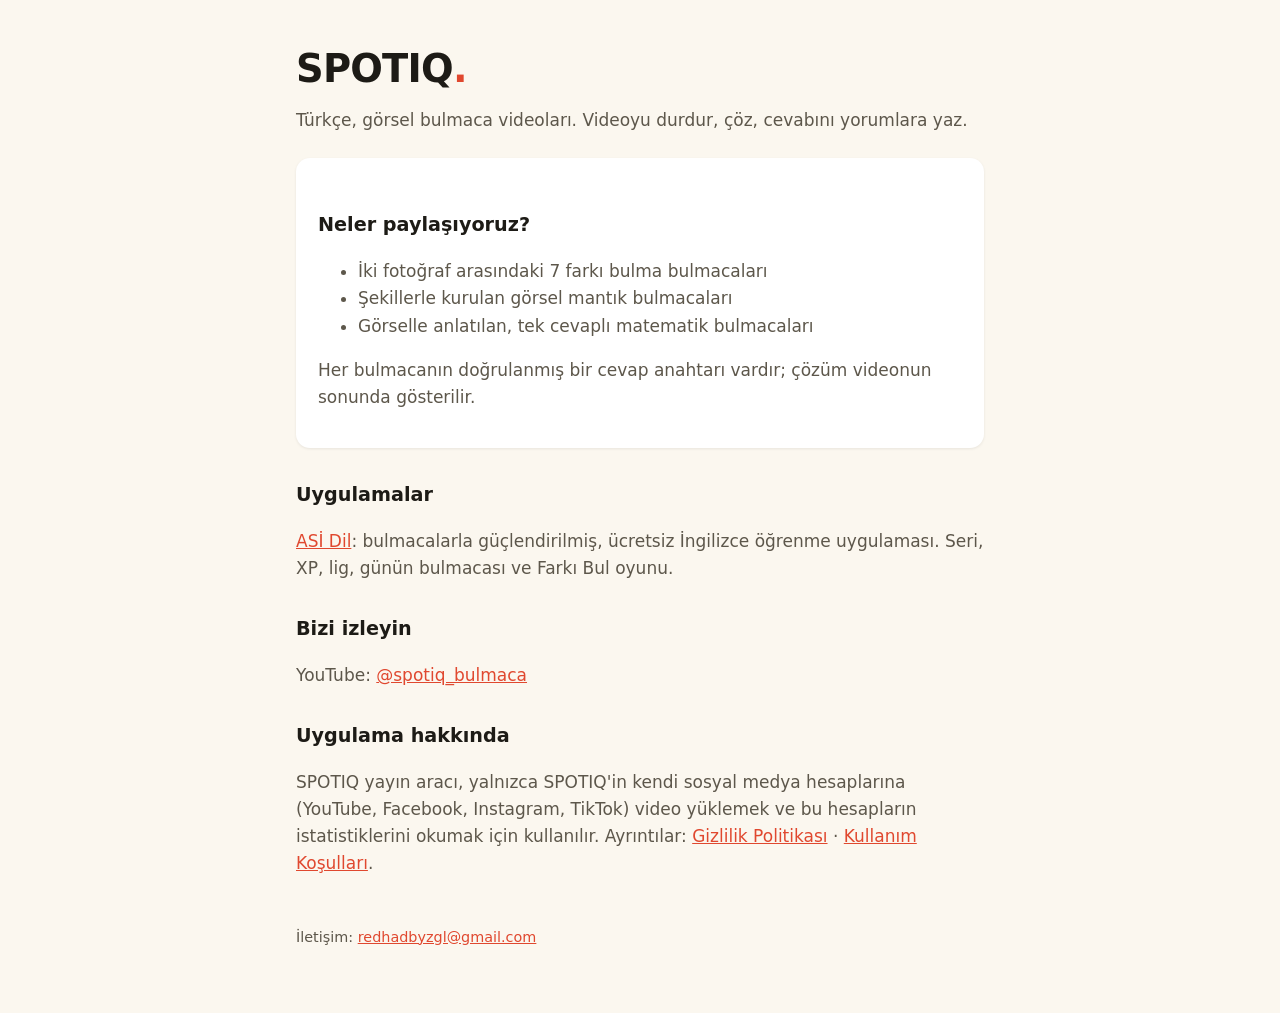
<file: index.html>
<!doctype html>
<html lang="tr">
<head>
<meta charset="utf-8">
<meta name="viewport" content="width=device-width, initial-scale=1">
<title>SPOTIQ Bulmaca</title>
<meta name="description" content="SPOTIQ: Türkçe, görsel bulmaca videoları. 7 farkı bul, şekil ve görsel matematik bulmacaları.">
<link rel="stylesheet" href="style.css">
</head>
<body>
<main>
<h1>SPOTIQ<span>.</span></h1>
<p>Türkçe, görsel bulmaca videoları. Videoyu durdur, çöz, cevabını yorumlara yaz.</p>

<div class="kart">
<h2>Neler paylaşıyoruz?</h2>
<ul>
<li>İki fotoğraf arasındaki 7 farkı bulma bulmacaları</li>
<li>Şekillerle kurulan görsel mantık bulmacaları</li>
<li>Görselle anlatılan, tek cevaplı matematik bulmacaları</li>
</ul>
<p>Her bulmacanın doğrulanmış bir cevap anahtarı vardır; çözüm videonun sonunda gösterilir.</p>
</div>

<h2>Uygulamalar</h2>
<p><a href="uygulamalar/">ASİ Dil</a>: bulmacalarla güçlendirilmiş, ücretsiz İngilizce öğrenme uygulaması. Seri, XP, lig, günün bulmacası ve Farkı Bul oyunu.</p>

<h2>Bizi izleyin</h2>
<p>YouTube: <a href="https://www.youtube.com/@spotiq_bulmaca">@spotiq_bulmaca</a></p>

<h2>Uygulama hakkında</h2>
<p>SPOTIQ yayın aracı, yalnızca SPOTIQ'in kendi sosyal medya hesaplarına (YouTube, Facebook, Instagram, TikTok) video yüklemek ve bu hesapların istatistiklerini okumak için kullanılır. Ayrıntılar: <a href="gizlilik.html">Gizlilik Politikası</a> · <a href="kosullar.html">Kullanım Koşulları</a>.</p>

<footer>İletişim: <a href="mailto:redhadbyzgl@gmail.com">redhadbyzgl@gmail.com</a></footer>
</main>
</body>
</html>
</file>
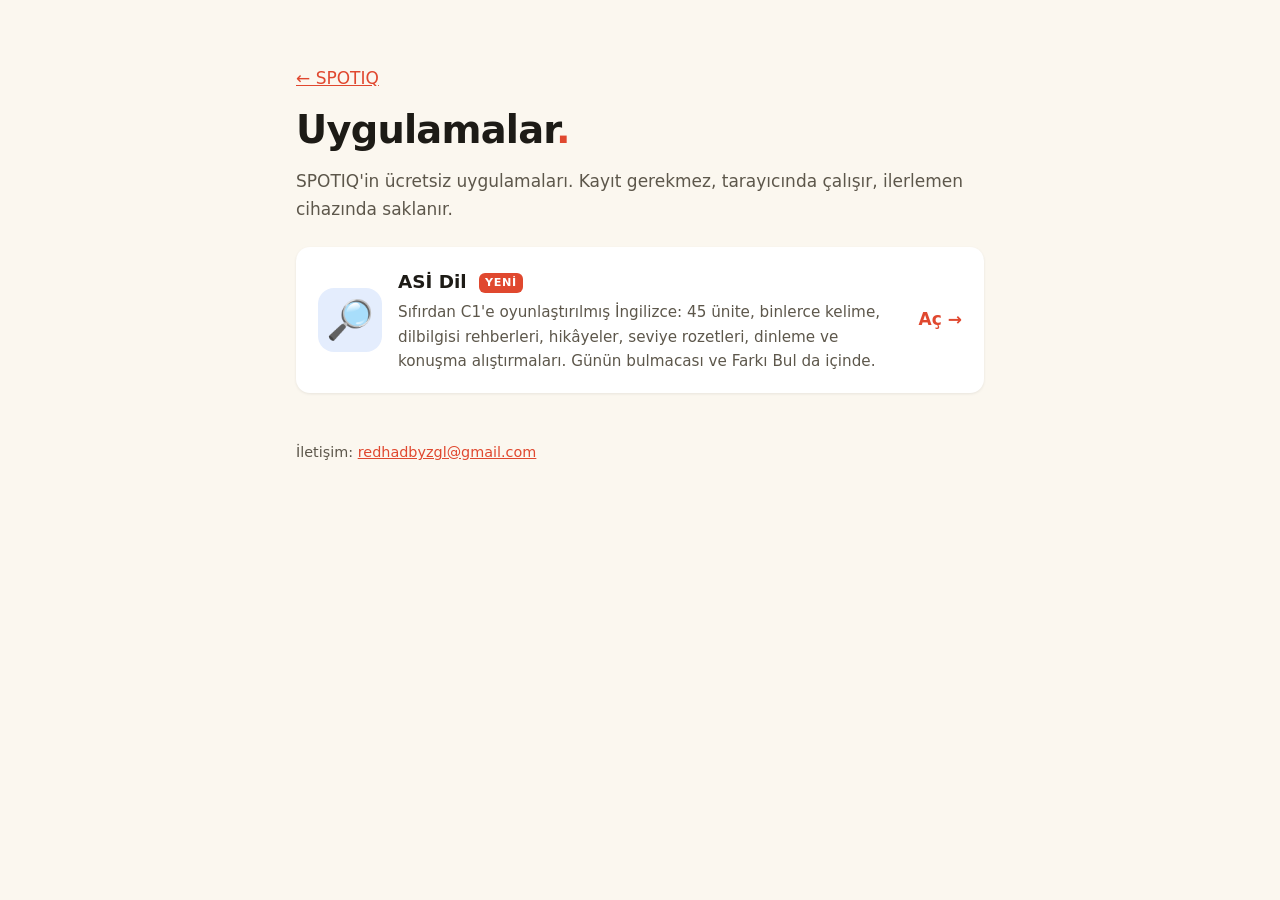
<file: uygulamalar/index.html>
<!doctype html>
<html lang="tr">
<head>
<meta charset="utf-8">
<meta name="viewport" content="width=device-width, initial-scale=1">
<title>SPOTIQ Uygulamalar</title>
<meta name="description" content="SPOTIQ uygulamaları: ücretsiz İngilizce öğrenme uygulaması ASİ Dil ve bulmaca oyunları.">
<link rel="icon" href="../spotiq_simge.png">
<link rel="stylesheet" href="../style.css">
<style>
.apps{display:grid;gap:16px;margin:24px 0}
.app{display:flex;gap:16px;align-items:center;background:var(--card);border-radius:14px;padding:18px 20px;box-shadow:0 1px 3px rgba(0,0,0,.08);text-decoration:none;color:var(--fg);border:2px solid transparent;transition:border-color .15s,transform .15s}
.app:hover{border-color:var(--acc);transform:translateY(-2px)}
.app .ic{font-size:2.4rem;width:64px;height:64px;border-radius:16px;display:grid;place-items:center;background:#e4edfd;flex:none}
.app h2{margin:0 0 4px;font-size:1.15rem}
.app p{margin:0;font-size:.95rem}
.app .go{margin-left:auto;font-weight:700;color:var(--acc);white-space:nowrap}
.new{display:inline-block;font-size:.7rem;font-weight:800;letter-spacing:.06em;background:var(--acc);color:#fff;border-radius:6px;padding:1px 6px;vertical-align:middle;margin-left:6px}
@media (prefers-color-scheme:dark){.app .ic{background:#1a2b52}}
@media (max-width:520px){.app .go{display:none}}
</style>
</head>
<body>
<main>
<p><a href="../">← SPOTIQ</a></p>
<h1>Uygulamalar<span>.</span></h1>
<p>SPOTIQ'in ücretsiz uygulamaları. Kayıt gerekmez, tarayıcında çalışır, ilerlemen cihazında saklanır.</p>

<div class="apps">
<a class="app" href="dil/">
<span class="ic">🔎</span>
<div><h2>ASİ Dil <span class="new">YENİ</span></h2><p>Sıfırdan C1'e oyunlaştırılmış İngilizce: 45 ünite, binlerce kelime, dilbilgisi rehberleri, hikâyeler, seviye rozetleri, dinleme ve konuşma alıştırmaları. Günün bulmacası ve Farkı Bul da içinde.</p></div>
<span class="go">Aç →</span>
</a>
</div>

<footer>İletişim: <a href="mailto:redhadbyzgl@gmail.com">redhadbyzgl@gmail.com</a></footer>
</main>
</body>
</html>
</file>
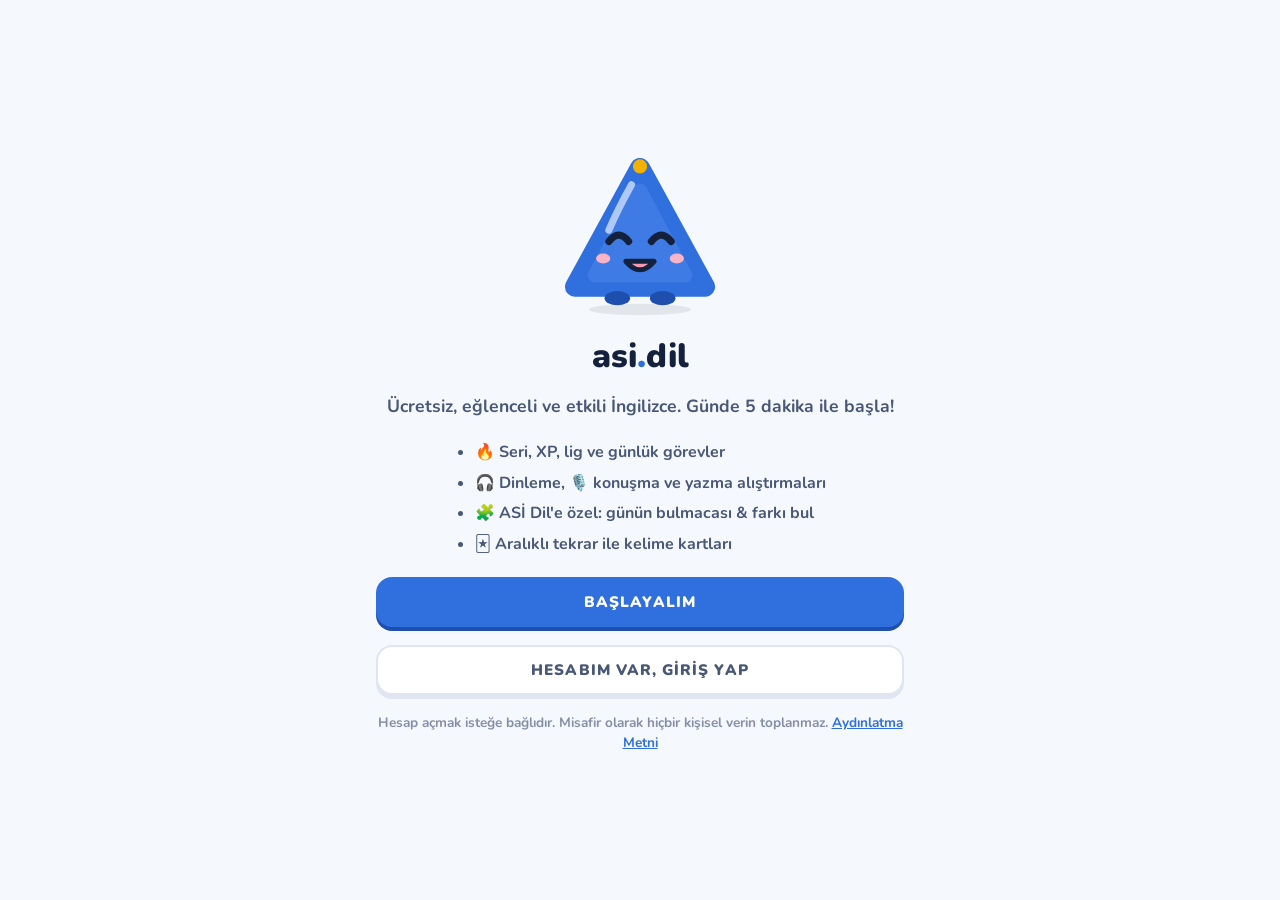
<file: uygulamalar/dil/index.html>
<!doctype html>
<html lang="tr">
<head>
<meta charset="utf-8">
<meta name="viewport" content="width=device-width, initial-scale=1, viewport-fit=cover">
<title>ASİ Dil</title>
<meta name="description" content="ASİ Dil: Sıfırdan C1 seviyesine ücretsiz, oyunlaştırılmış İngilizce. 45 ünite, dilbilgisi rehberleri, hikâyeler, rozetler, bulmacalar.">
<meta name="theme-color" content="#2f6fde">
<link rel="icon" href="data:image/svg+xml,%3Csvg xmlns=%27http://www.w3.org/2000/svg%27 viewBox=%270 0 120 120%27%3E%3Cpath d=%27M60 14 L106 98 L14 98 Z%27 fill=%27%232f6fde%27 stroke=%27%232f6fde%27 stroke-width=%2714%27 stroke-linejoin=%27round%27/%3E%3Ccircle cx=%2760%27 cy=%2713%27 r=%276%27 fill=%27%23f5b100%27/%3E%3C/svg%3E">
<link rel="stylesheet" href="fonts/fonts.css">
<link rel="stylesheet" href="app.css">
</head>
<body>
<div id="app" class="shell">
  <nav class="side" id="nav" aria-label="Ana menü"></nav>
  <div class="center">
    <header class="topbar" id="topbar"></header>
    <main id="view" tabindex="-1"></main>
  </div>
  <aside class="rail" id="rail"></aside>
</div>
<div id="overlay" class="overlay" hidden></div>
<div id="modal" class="modal-wrap" hidden></div>
<div id="toast" class="toast" role="status" aria-live="polite"></div>
<noscript><p style="padding:24px">ASİ Dil için JavaScript gereklidir.</p></noscript>
<script src="content/a1_1.js"></script>
<script src="content/a1_2.js"></script>
<script src="content/a2_1.js"></script>
<script src="content/a2_2.js"></script>
<script src="content/b1_1.js"></script>
<script src="content/b1_2.js"></script>
<script src="content/b2_1.js"></script>
<script src="content/b2_2.js"></script>
<script src="content/c1_1.js"></script>
<script src="content/c1_2.js"></script>
<script src="content/lib_1.js"></script>
<script src="content/lib_2.js"></script>
<script src="content/lib_3.js"></script>
<script src="content/lib_4.js"></script>
<script src="content/lib_5.js"></script>
<script src="content/lib_6.js"></script>
<script src="content/lib_7.js"></script>
<script src="content/lib_8.js"></script>
<script src="content/read_1.js"></script>
<script src="content/read_2.js"></script>
<script src="content/listen_1.js"></script>
<script src="content/speak_1.js"></script>
<script src="data.js"></script>
<script src="core.js"></script>
<script src="auth.js"></script>
<script src="lesson.js"></script>
<script src="games.js"></script>
<script src="extra.js"></script>
<script src="app.js"></script>
</body>
</html>
</file>
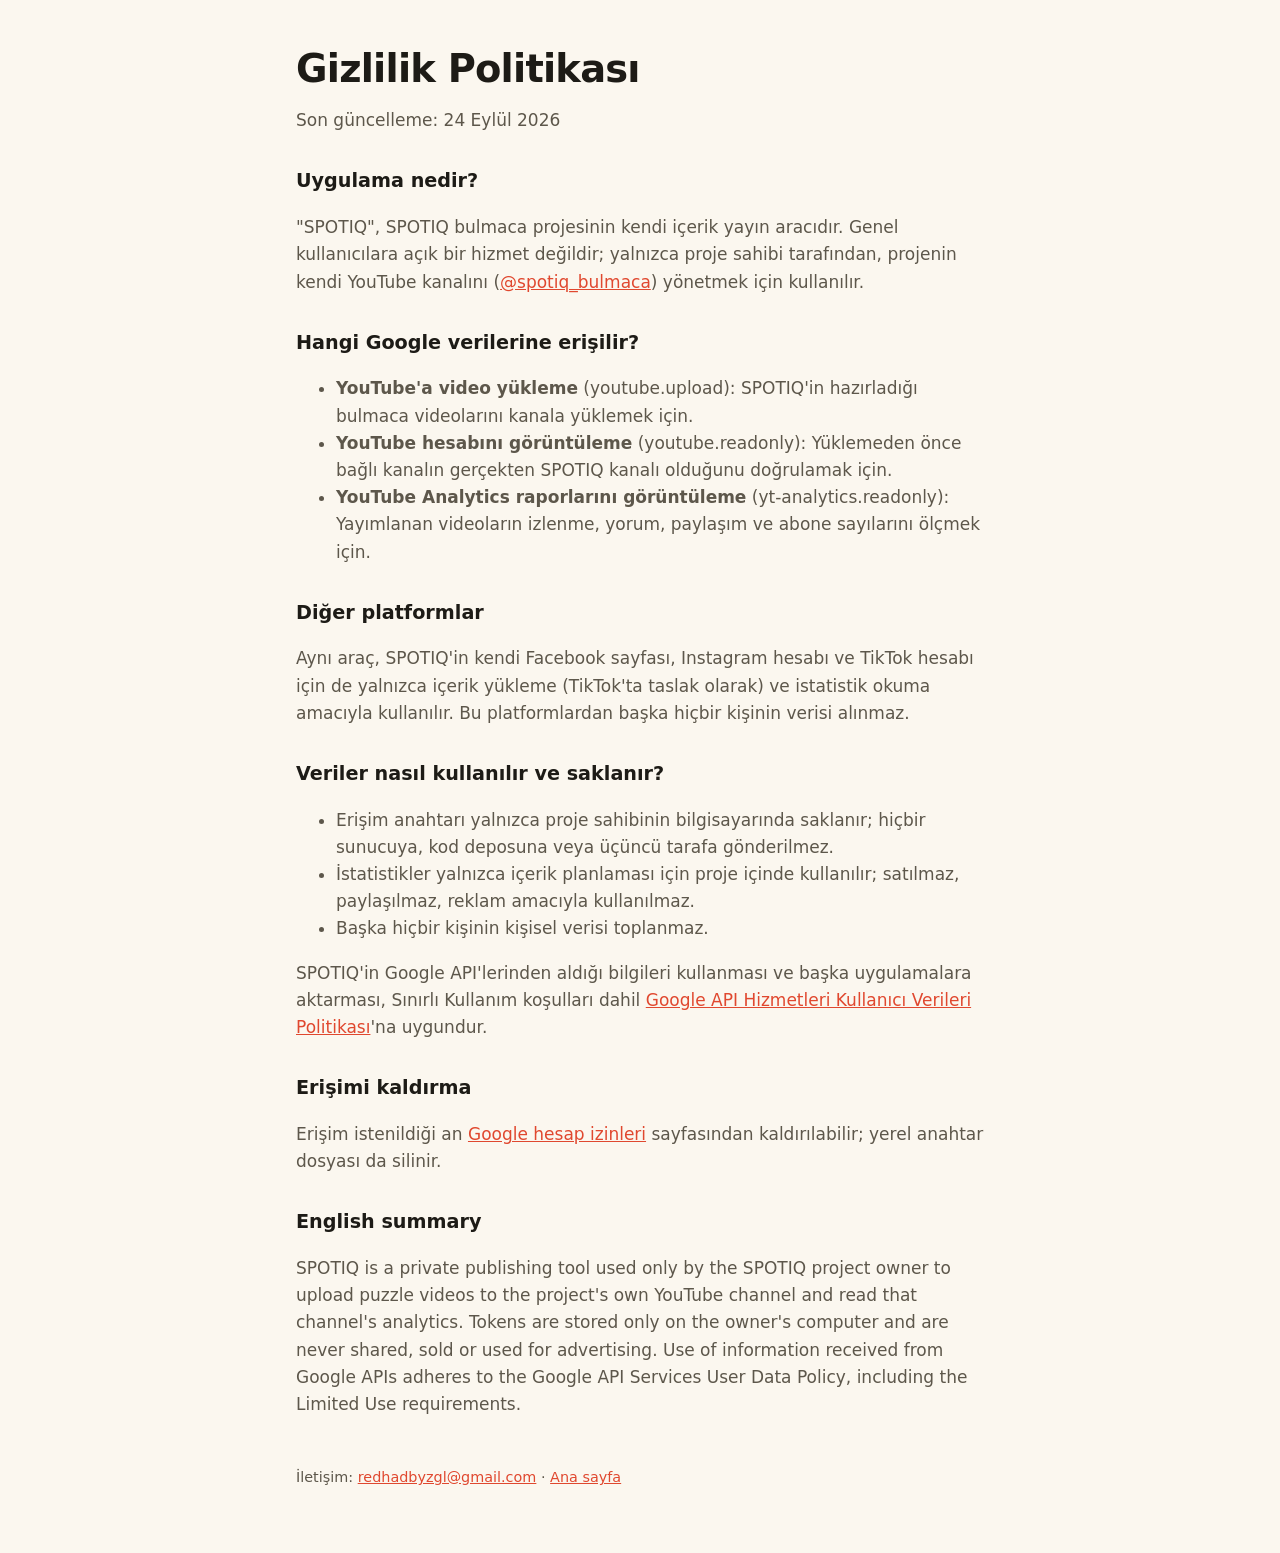
<file: gizlilik.html>
<!doctype html>
<html lang="tr">
<head>
<meta charset="utf-8">
<meta name="viewport" content="width=device-width, initial-scale=1">
<title>SPOTIQ Gizlilik</title>
<link rel="stylesheet" href="style.css">
</head>
<body>
<main>
<h1>Gizlilik Politikası</h1>
<p>Son güncelleme: 24 Eylül 2026</p>

<h2>Uygulama nedir?</h2>
<p>"SPOTIQ", SPOTIQ bulmaca projesinin kendi içerik yayın aracıdır. Genel kullanıcılara açık bir hizmet değildir; yalnızca proje sahibi tarafından, projenin kendi YouTube kanalını (<a href="https://www.youtube.com/@spotiq_bulmaca">@spotiq_bulmaca</a>) yönetmek için kullanılır.</p>

<h2>Hangi Google verilerine erişilir?</h2>
<ul>
<li><strong>YouTube'a video yükleme</strong> (youtube.upload): SPOTIQ'in hazırladığı bulmaca videolarını kanala yüklemek için.</li>
<li><strong>YouTube hesabını görüntüleme</strong> (youtube.readonly): Yüklemeden önce bağlı kanalın gerçekten SPOTIQ kanalı olduğunu doğrulamak için.</li>
<li><strong>YouTube Analytics raporlarını görüntüleme</strong> (yt-analytics.readonly): Yayımlanan videoların izlenme, yorum, paylaşım ve abone sayılarını ölçmek için.</li>
</ul>

<h2>Diğer platformlar</h2>
<p>Aynı araç, SPOTIQ'in kendi Facebook sayfası, Instagram hesabı ve TikTok hesabı için de yalnızca içerik yükleme (TikTok'ta taslak olarak) ve istatistik okuma amacıyla kullanılır. Bu platformlardan başka hiçbir kişinin verisi alınmaz.</p>

<h2>Veriler nasıl kullanılır ve saklanır?</h2>
<ul>
<li>Erişim anahtarı yalnızca proje sahibinin bilgisayarında saklanır; hiçbir sunucuya, kod deposuna veya üçüncü tarafa gönderilmez.</li>
<li>İstatistikler yalnızca içerik planlaması için proje içinde kullanılır; satılmaz, paylaşılmaz, reklam amacıyla kullanılmaz.</li>
<li>Başka hiçbir kişinin kişisel verisi toplanmaz.</li>
</ul>
<p>SPOTIQ'in Google API'lerinden aldığı bilgileri kullanması ve başka uygulamalara aktarması, Sınırlı Kullanım koşulları dahil <a href="https://developers.google.com/terms/api-services-user-data-policy">Google API Hizmetleri Kullanıcı Verileri Politikası</a>'na uygundur.</p>

<h2>Erişimi kaldırma</h2>
<p>Erişim istenildiği an <a href="https://myaccount.google.com/permissions">Google hesap izinleri</a> sayfasından kaldırılabilir; yerel anahtar dosyası da silinir.</p>

<h2>English summary</h2>
<p>SPOTIQ is a private publishing tool used only by the SPOTIQ project owner to upload puzzle videos to the project's own YouTube channel and read that channel's analytics. Tokens are stored only on the owner's computer and are never shared, sold or used for advertising. Use of information received from Google APIs adheres to the Google API Services User Data Policy, including the Limited Use requirements.</p>

<footer>İletişim: <a href="mailto:redhadbyzgl@gmail.com">redhadbyzgl@gmail.com</a> · <a href="index.html">Ana sayfa</a></footer>
</main>
</body>
</html>
</file>
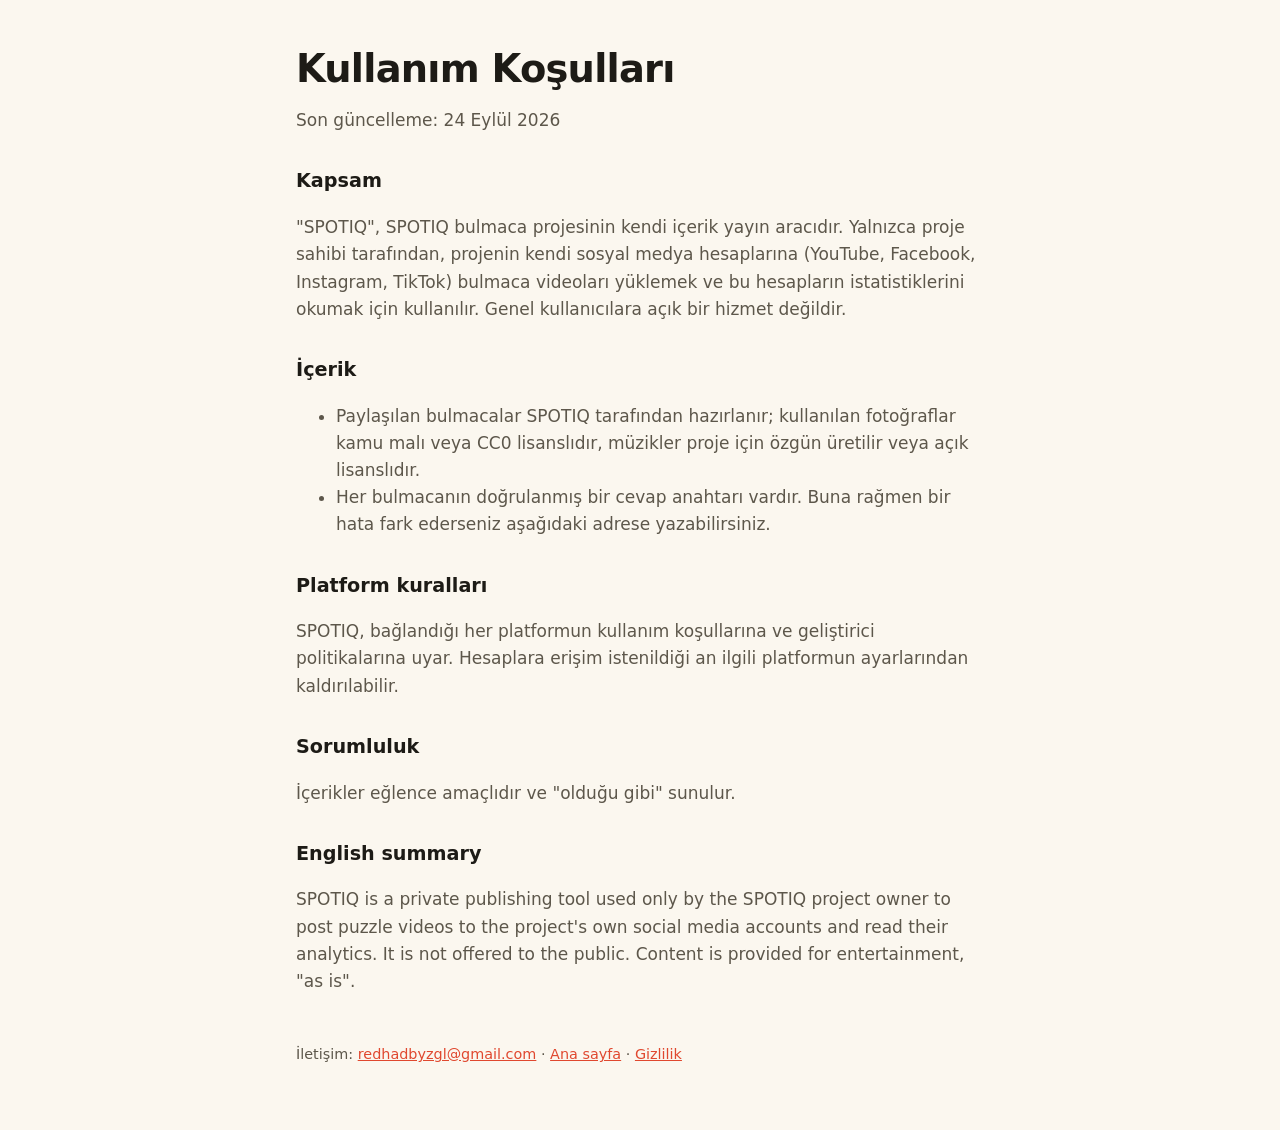
<file: kosullar.html>
<!doctype html>
<html lang="tr">
<head>
<meta charset="utf-8">
<meta name="viewport" content="width=device-width, initial-scale=1">
<title>SPOTIQ Koşullar</title>
<link rel="stylesheet" href="style.css">
</head>
<body>
<main>
<h1>Kullanım Koşulları</h1>
<p>Son güncelleme: 24 Eylül 2026</p>

<h2>Kapsam</h2>
<p>"SPOTIQ", SPOTIQ bulmaca projesinin kendi içerik yayın aracıdır. Yalnızca proje sahibi tarafından, projenin kendi sosyal medya hesaplarına (YouTube, Facebook, Instagram, TikTok) bulmaca videoları yüklemek ve bu hesapların istatistiklerini okumak için kullanılır. Genel kullanıcılara açık bir hizmet değildir.</p>

<h2>İçerik</h2>
<ul>
<li>Paylaşılan bulmacalar SPOTIQ tarafından hazırlanır; kullanılan fotoğraflar kamu malı veya CC0 lisanslıdır, müzikler proje için özgün üretilir veya açık lisanslıdır.</li>
<li>Her bulmacanın doğrulanmış bir cevap anahtarı vardır. Buna rağmen bir hata fark ederseniz aşağıdaki adrese yazabilirsiniz.</li>
</ul>

<h2>Platform kuralları</h2>
<p>SPOTIQ, bağlandığı her platformun kullanım koşullarına ve geliştirici politikalarına uyar. Hesaplara erişim istenildiği an ilgili platformun ayarlarından kaldırılabilir.</p>

<h2>Sorumluluk</h2>
<p>İçerikler eğlence amaçlıdır ve "olduğu gibi" sunulur.</p>

<h2>English summary</h2>
<p>SPOTIQ is a private publishing tool used only by the SPOTIQ project owner to post puzzle videos to the project's own social media accounts and read their analytics. It is not offered to the public. Content is provided for entertainment, "as is".</p>

<footer>İletişim: <a href="mailto:redhadbyzgl@gmail.com">redhadbyzgl@gmail.com</a> · <a href="index.html">Ana sayfa</a> · <a href="gizlilik.html">Gizlilik</a></footer>
</main>
</body>
</html>
</file>
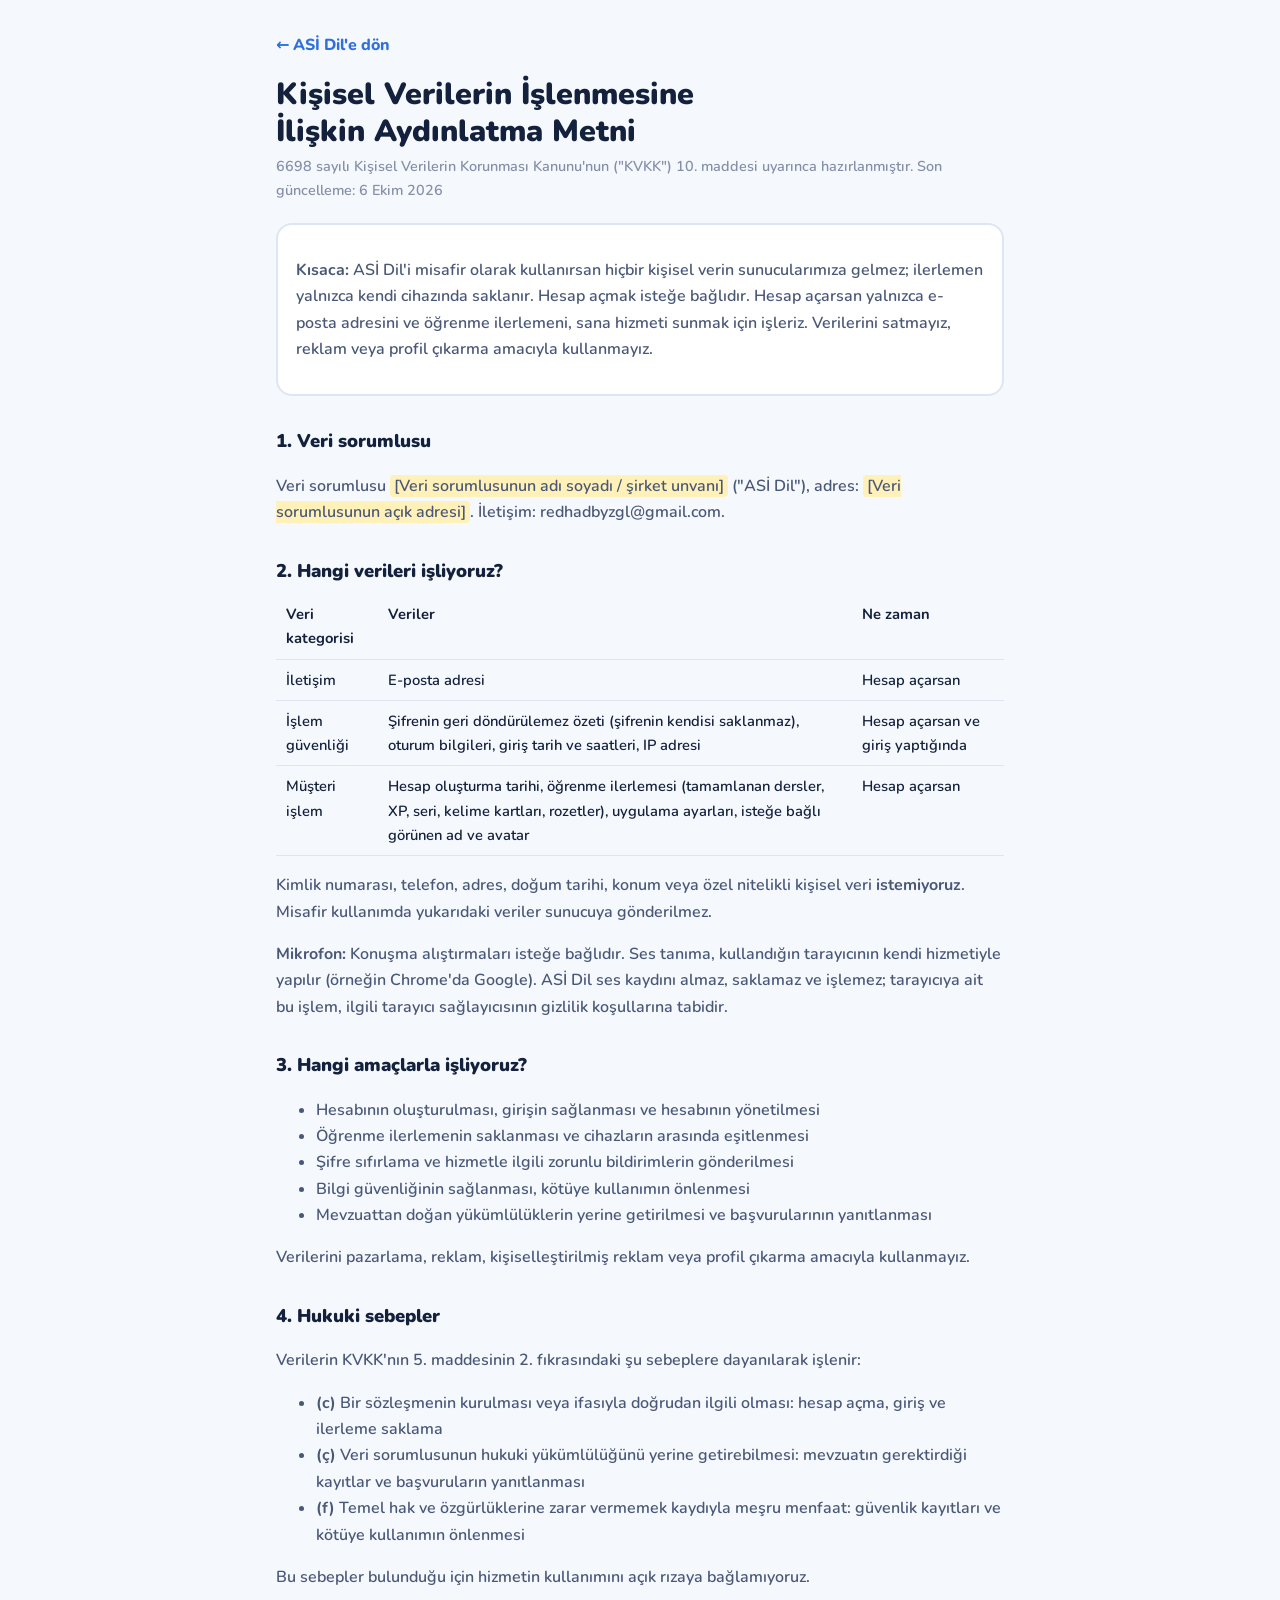
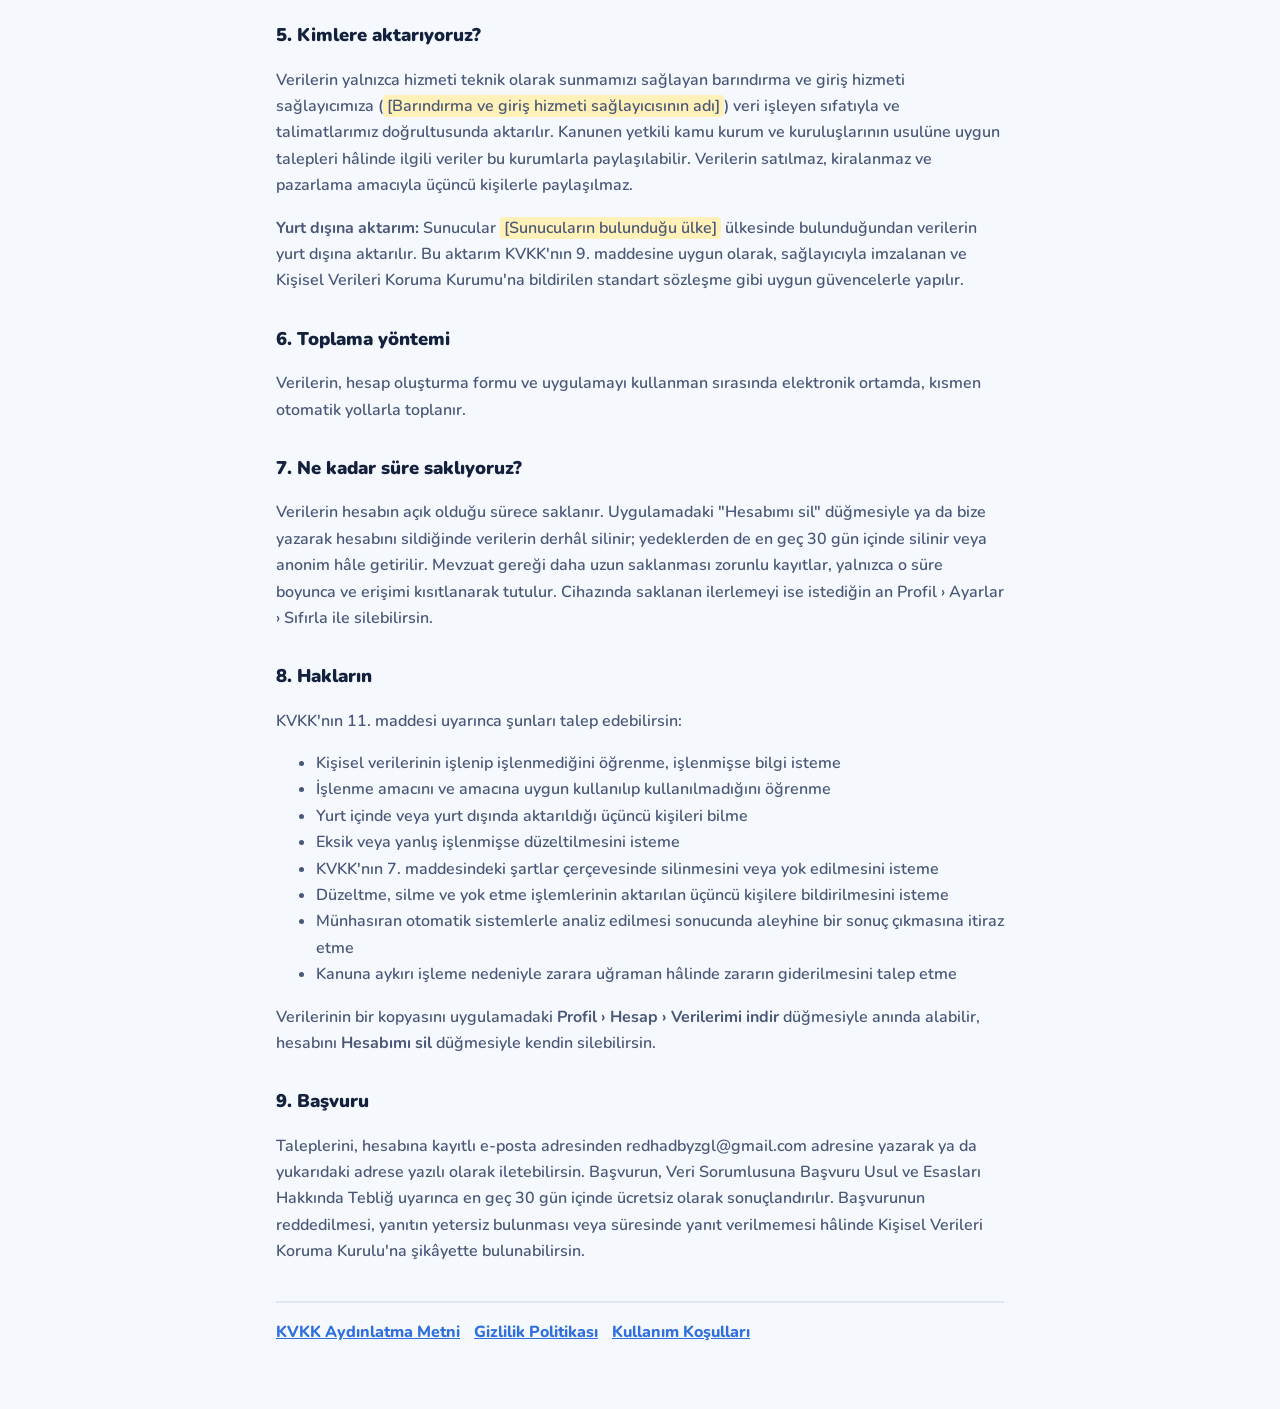
<file: uygulamalar/dil/yasal/aydinlatma.html>
<!doctype html>
<html lang="tr">
<head>
<meta charset="utf-8">
<meta name="viewport" content="width=device-width, initial-scale=1, viewport-fit=cover">
<link rel="icon" href="../../../spotiq_simge.png">
<link rel="stylesheet" href="../fonts/fonts.css">
<link rel="stylesheet" href="yasal.css">
<title>ASİ Dil KVKK Aydınlatma Metni</title>
<meta name="description" content="ASİ Dil kişisel verilerin işlenmesine ilişkin aydınlatma metni.">
</head>
<body>
<main>
<a class="back" href="../">← ASİ Dil'e dön</a>
<h1>Kişisel Verilerin İşlenmesine İlişkin Aydınlatma Metni</h1>
<p class="meta">6698 sayılı Kişisel Verilerin Korunması Kanunu'nun ("KVKK") 10. maddesi uyarınca hazırlanmıştır. Son güncelleme: <span data-k="updated"></span></p>

<div class="card"><p><b>Kısaca:</b> ASİ Dil'i misafir olarak kullanırsan hiçbir kişisel verin sunucularımıza gelmez; ilerlemen yalnızca kendi cihazında saklanır. Hesap açmak isteğe bağlıdır. Hesap açarsan yalnızca e-posta adresini ve öğrenme ilerlemeni, sana hizmeti sunmak için işleriz. Verilerini satmayız, reklam veya profil çıkarma amacıyla kullanmayız.</p></div>

<h2>1. Veri sorumlusu</h2>
<p>Veri sorumlusu <span data-k="controller"></span> ("ASİ Dil"), adres: <span data-k="address"></span>. İletişim: <span data-k="email"></span><span data-if="kep">, KEP: <span data-k="kep"></span></span>.</p>

<h2>2. Hangi verileri işliyoruz?</h2>
<div class="tw"><table>
<tr><th>Veri kategorisi</th><th>Veriler</th><th>Ne zaman</th></tr>
<tr><td>İletişim</td><td>E-posta adresi</td><td>Hesap açarsan</td></tr>
<tr><td>İşlem güvenliği</td><td>Şifrenin geri döndürülemez özeti (şifrenin kendisi saklanmaz), oturum bilgileri, giriş tarih ve saatleri, IP adresi</td><td>Hesap açarsan ve giriş yaptığında</td></tr>
<tr><td>Müşteri işlem</td><td>Hesap oluşturma tarihi, öğrenme ilerlemesi (tamamlanan dersler, XP, seri, kelime kartları, rozetler), uygulama ayarları, isteğe bağlı görünen ad ve avatar</td><td>Hesap açarsan</td></tr>
</table></div>
<p>Kimlik numarası, telefon, adres, doğum tarihi, konum veya özel nitelikli kişisel veri <b>istemiyoruz</b>. Misafir kullanımda yukarıdaki veriler sunucuya gönderilmez.</p>
<p><b>Mikrofon:</b> Konuşma alıştırmaları isteğe bağlıdır. Ses tanıma, kullandığın tarayıcının kendi hizmetiyle yapılır (örneğin Chrome'da Google). ASİ Dil ses kaydını almaz, saklamaz ve işlemez; tarayıcıya ait bu işlem, ilgili tarayıcı sağlayıcısının gizlilik koşullarına tabidir.</p>

<h2>3. Hangi amaçlarla işliyoruz?</h2>
<ul>
<li>Hesabının oluşturulması, girişin sağlanması ve hesabının yönetilmesi</li>
<li>Öğrenme ilerlemenin saklanması ve cihazların arasında eşitlenmesi</li>
<li>Şifre sıfırlama ve hizmetle ilgili zorunlu bildirimlerin gönderilmesi</li>
<li>Bilgi güvenliğinin sağlanması, kötüye kullanımın önlenmesi</li>
<li>Mevzuattan doğan yükümlülüklerin yerine getirilmesi ve başvurularının yanıtlanması</li>
</ul>
<p>Verilerini pazarlama, reklam, kişiselleştirilmiş reklam veya profil çıkarma amacıyla kullanmayız.</p>

<h2>4. Hukuki sebepler</h2>
<p>Verilerin KVKK'nın 5. maddesinin 2. fıkrasındaki şu sebeplere dayanılarak işlenir:</p>
<ul>
<li><b>(c)</b> Bir sözleşmenin kurulması veya ifasıyla doğrudan ilgili olması: hesap açma, giriş ve ilerleme saklama</li>
<li><b>(ç)</b> Veri sorumlusunun hukuki yükümlülüğünü yerine getirebilmesi: mevzuatın gerektirdiği kayıtlar ve başvuruların yanıtlanması</li>
<li><b>(f)</b> Temel hak ve özgürlüklerine zarar vermemek kaydıyla meşru menfaat: güvenlik kayıtları ve kötüye kullanımın önlenmesi</li>
</ul>
<p>Bu sebepler bulunduğu için hizmetin kullanımını açık rızaya bağlamıyoruz.</p>

<h2>5. Kimlere aktarıyoruz?</h2>
<p>Verilerin yalnızca hizmeti teknik olarak sunmamızı sağlayan barındırma ve giriş hizmeti sağlayıcımıza (<span data-k="provider"></span>) veri işleyen sıfatıyla ve talimatlarımız doğrultusunda aktarılır. Kanunen yetkili kamu kurum ve kuruluşlarının usulüne uygun talepleri hâlinde ilgili veriler bu kurumlarla paylaşılabilir. Verilerin satılmaz, kiralanmaz ve pazarlama amacıyla üçüncü kişilerle paylaşılmaz.</p>
<p data-if="abroad"><b>Yurt dışına aktarım:</b> Sunucular <span data-k="country"></span> ülkesinde bulunduğundan verilerin yurt dışına aktarılır. Bu aktarım KVKK'nın 9. maddesine uygun olarak, sağlayıcıyla imzalanan ve Kişisel Verileri Koruma Kurumu'na bildirilen standart sözleşme gibi uygun güvencelerle yapılır.</p>
<p data-if="local">Sunucular <span data-k="country"></span> ülkesinde bulunur; verilerin yurt dışına aktarılmaz.</p>

<h2>6. Toplama yöntemi</h2>
<p>Verilerin, hesap oluşturma formu ve uygulamayı kullanman sırasında elektronik ortamda, kısmen otomatik yollarla toplanır.</p>

<h2>7. Ne kadar süre saklıyoruz?</h2>
<p>Verilerin hesabın açık olduğu sürece saklanır. Uygulamadaki "Hesabımı sil" düğmesiyle ya da bize yazarak hesabını sildiğinde verilerin derhâl silinir; yedeklerden de en geç <span data-k="retentionDays"></span> gün içinde silinir veya anonim hâle getirilir. Mevzuat gereği daha uzun saklanması zorunlu kayıtlar, yalnızca o süre boyunca ve erişimi kısıtlanarak tutulur. Cihazında saklanan ilerlemeyi ise istediğin an Profil › Ayarlar › Sıfırla ile silebilirsin.</p>

<h2>8. Hakların</h2>
<p>KVKK'nın 11. maddesi uyarınca şunları talep edebilirsin:</p>
<ul>
<li>Kişisel verilerinin işlenip işlenmediğini öğrenme, işlenmişse bilgi isteme</li>
<li>İşlenme amacını ve amacına uygun kullanılıp kullanılmadığını öğrenme</li>
<li>Yurt içinde veya yurt dışında aktarıldığı üçüncü kişileri bilme</li>
<li>Eksik veya yanlış işlenmişse düzeltilmesini isteme</li>
<li>KVKK'nın 7. maddesindeki şartlar çerçevesinde silinmesini veya yok edilmesini isteme</li>
<li>Düzeltme, silme ve yok etme işlemlerinin aktarılan üçüncü kişilere bildirilmesini isteme</li>
<li>Münhasıran otomatik sistemlerle analiz edilmesi sonucunda aleyhine bir sonuç çıkmasına itiraz etme</li>
<li>Kanuna aykırı işleme nedeniyle zarara uğraman hâlinde zararın giderilmesini talep etme</li>
</ul>
<p>Verilerinin bir kopyasını uygulamadaki <b>Profil › Hesap › Verilerimi indir</b> düğmesiyle anında alabilir, hesabını <b>Hesabımı sil</b> düğmesiyle kendin silebilirsin.</p>

<h2>9. Başvuru</h2>
<p>Taleplerini, hesabına kayıtlı e-posta adresinden <span data-k="email"></span> adresine yazarak<span data-if="kep">, KEP ile <span data-k="kep"></span> adresine</span> ya da yukarıdaki adrese yazılı olarak iletebilirsin. Başvurun, Veri Sorumlusuna Başvuru Usul ve Esasları Hakkında Tebliğ uyarınca en geç 30 gün içinde ücretsiz olarak sonuçlandırılır. Başvurunun reddedilmesi, yanıtın yetersiz bulunması veya süresinde yanıt verilmemesi hâlinde Kişisel Verileri Koruma Kurulu'na şikâyette bulunabilirsin.</p>
<nav class="legal-links"><a href="aydinlatma.html">KVKK Aydınlatma Metni</a><a href="gizlilik.html">Gizlilik Politikası</a><a href="kosullar.html">Kullanım Koşulları</a></nav>
</main>
<script src="ayarlar.js"></script>
<script src="yasal.js"></script>
</body>
</html>
</file>
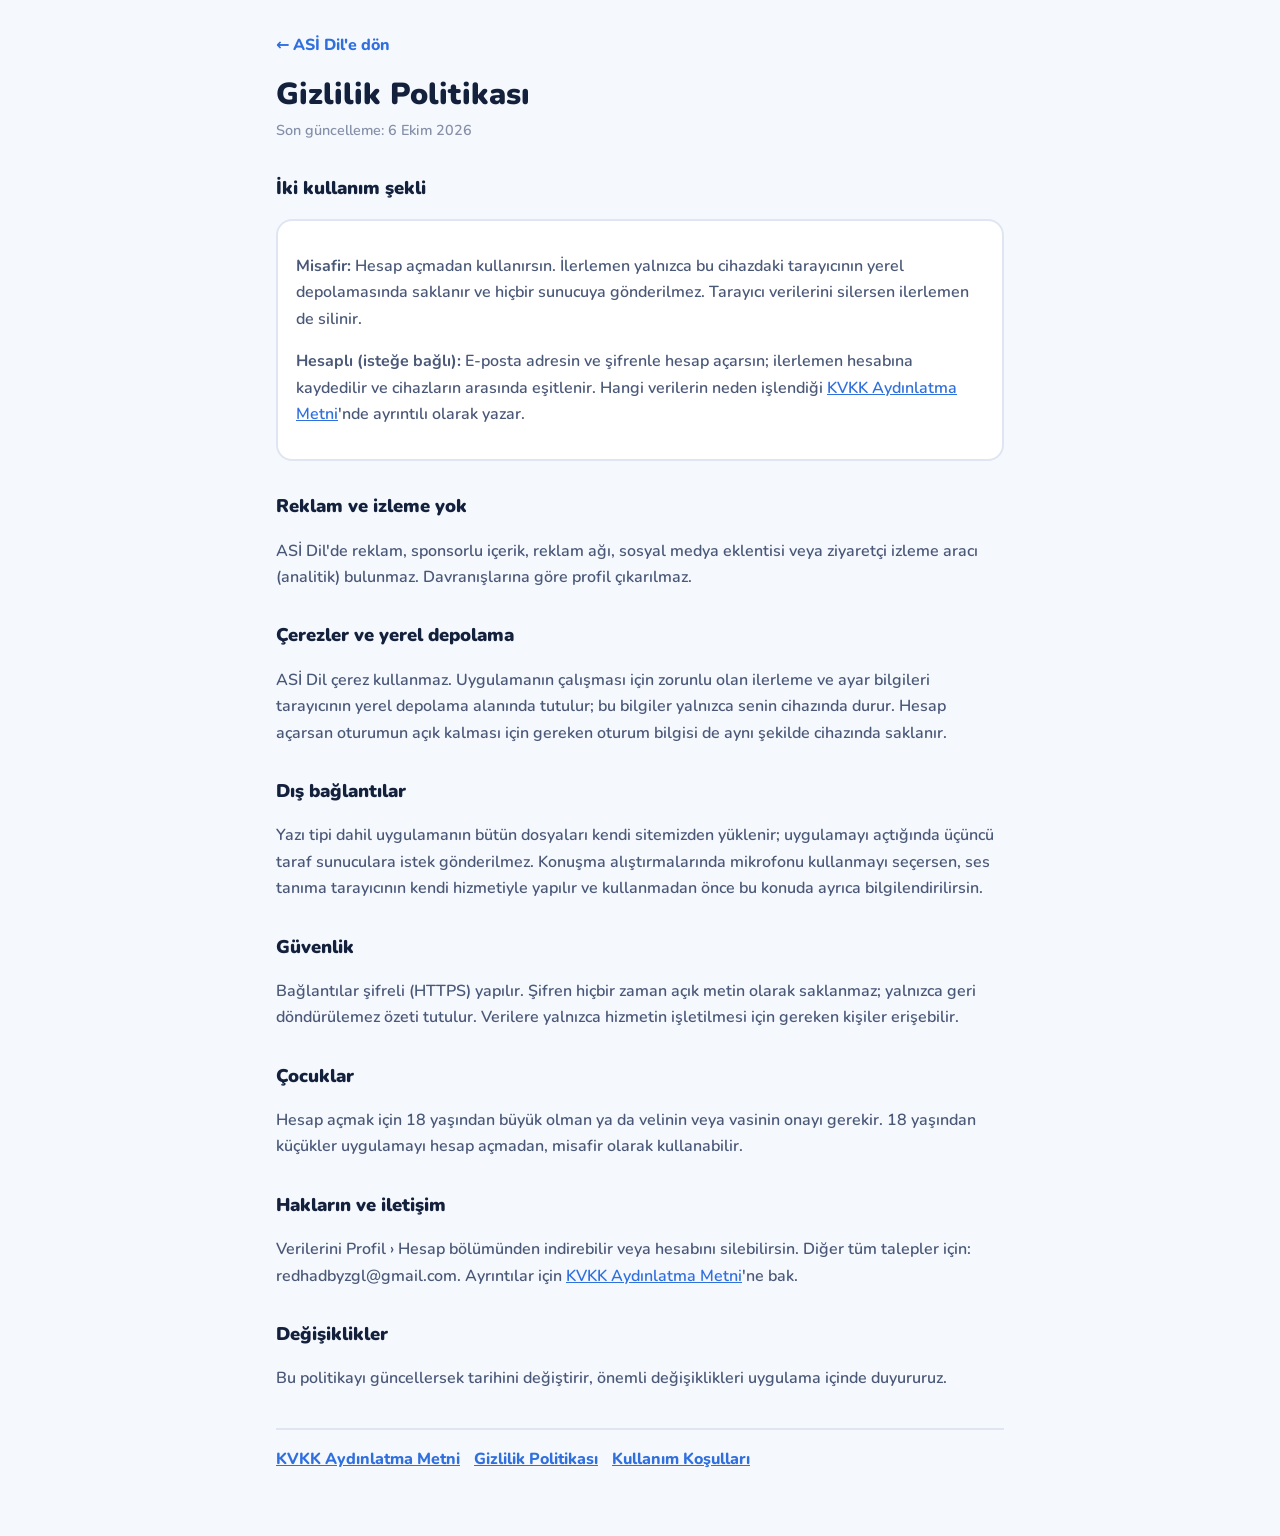
<file: uygulamalar/dil/yasal/gizlilik.html>
<!doctype html>
<html lang="tr">
<head>
<meta charset="utf-8">
<meta name="viewport" content="width=device-width, initial-scale=1, viewport-fit=cover">
<link rel="icon" href="../../../spotiq_simge.png">
<link rel="stylesheet" href="../fonts/fonts.css">
<link rel="stylesheet" href="yasal.css">
<title>ASİ Dil Gizlilik Politikası</title>
<meta name="description" content="ASİ Dil gizlilik politikası: reklam yok, izleme yok, hesap isteğe bağlı.">
</head>
<body>
<main>
<a class="back" href="../">← ASİ Dil'e dön</a>
<h1>Gizlilik Politikası</h1>
<p class="meta">Son güncelleme: <span data-k="updated"></span></p>

<h2>İki kullanım şekli</h2>
<div class="card"><p><b>Misafir:</b> Hesap açmadan kullanırsın. İlerlemen yalnızca bu cihazdaki tarayıcının yerel depolamasında saklanır ve hiçbir sunucuya gönderilmez. Tarayıcı verilerini silersen ilerlemen de silinir.</p>
<p><b>Hesaplı (isteğe bağlı):</b> E-posta adresin ve şifrenle hesap açarsın; ilerlemen hesabına kaydedilir ve cihazların arasında eşitlenir. Hangi verilerin neden işlendiği <a href="aydinlatma.html">KVKK Aydınlatma Metni</a>'nde ayrıntılı olarak yazar.</p></div>

<h2>Reklam ve izleme yok</h2>
<p>ASİ Dil'de reklam, sponsorlu içerik, reklam ağı, sosyal medya eklentisi veya ziyaretçi izleme aracı (analitik) bulunmaz. Davranışlarına göre profil çıkarılmaz.</p>

<h2>Çerezler ve yerel depolama</h2>
<p>ASİ Dil çerez kullanmaz. Uygulamanın çalışması için zorunlu olan ilerleme ve ayar bilgileri tarayıcının yerel depolama alanında tutulur; bu bilgiler yalnızca senin cihazında durur. Hesap açarsan oturumun açık kalması için gereken oturum bilgisi de aynı şekilde cihazında saklanır.</p>

<h2>Dış bağlantılar</h2>
<p>Yazı tipi dahil uygulamanın bütün dosyaları kendi sitemizden yüklenir; uygulamayı açtığında üçüncü taraf sunuculara istek gönderilmez. Konuşma alıştırmalarında mikrofonu kullanmayı seçersen, ses tanıma tarayıcının kendi hizmetiyle yapılır ve kullanmadan önce bu konuda ayrıca bilgilendirilirsin.</p>

<h2>Güvenlik</h2>
<p>Bağlantılar şifreli (HTTPS) yapılır. Şifren hiçbir zaman açık metin olarak saklanmaz; yalnızca geri döndürülemez özeti tutulur. Verilere yalnızca hizmetin işletilmesi için gereken kişiler erişebilir.</p>

<h2>Çocuklar</h2>
<p>Hesap açmak için 18 yaşından büyük olman ya da velinin veya vasinin onayı gerekir. 18 yaşından küçükler uygulamayı hesap açmadan, misafir olarak kullanabilir.</p>

<h2>Hakların ve iletişim</h2>
<p>Verilerini Profil › Hesap bölümünden indirebilir veya hesabını silebilirsin. Diğer tüm talepler için: <span data-k="email"></span>. Ayrıntılar için <a href="aydinlatma.html">KVKK Aydınlatma Metni</a>'ne bak.</p>

<h2>Değişiklikler</h2>
<p>Bu politikayı güncellersek tarihini değiştirir, önemli değişiklikleri uygulama içinde duyururuz.</p>
<nav class="legal-links"><a href="aydinlatma.html">KVKK Aydınlatma Metni</a><a href="gizlilik.html">Gizlilik Politikası</a><a href="kosullar.html">Kullanım Koşulları</a></nav>
</main>
<script src="ayarlar.js"></script>
<script src="yasal.js"></script>
</body>
</html>
</file>
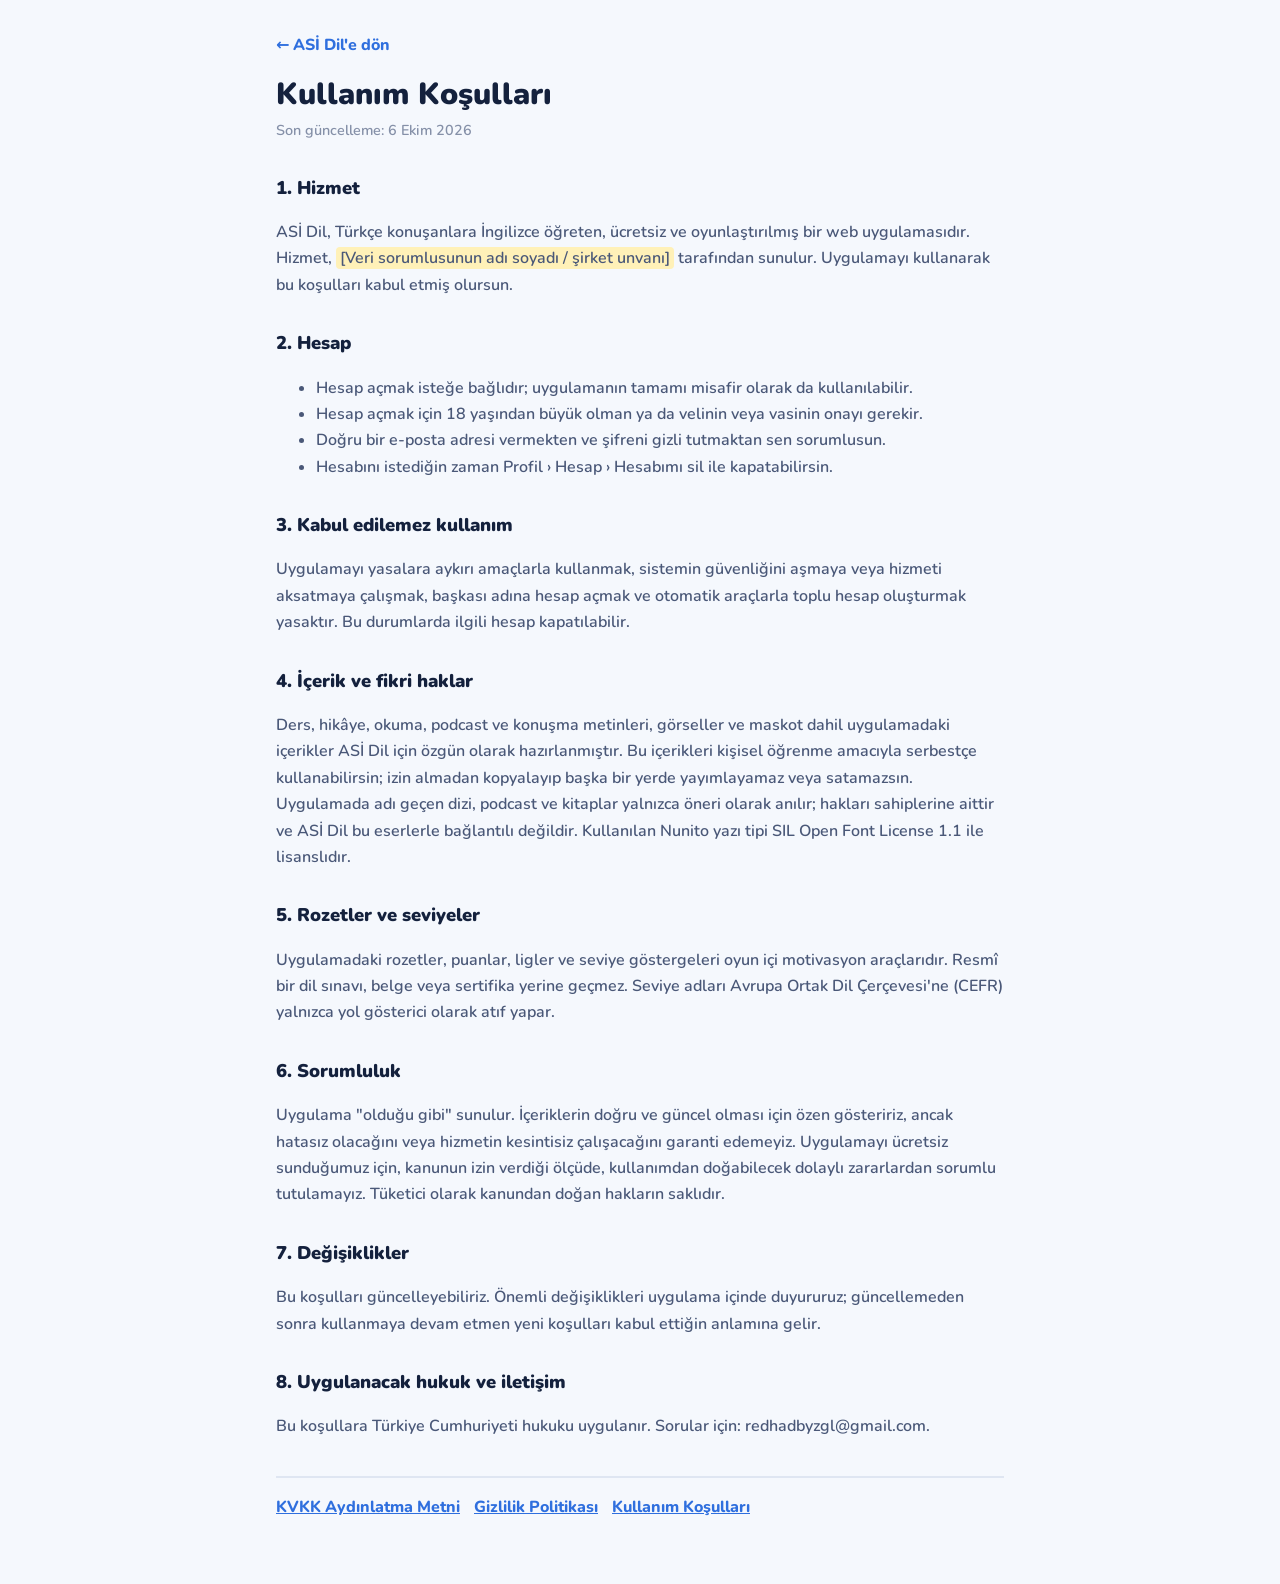
<file: uygulamalar/dil/yasal/kosullar.html>
<!doctype html>
<html lang="tr">
<head>
<meta charset="utf-8">
<meta name="viewport" content="width=device-width, initial-scale=1, viewport-fit=cover">
<link rel="icon" href="../../../spotiq_simge.png">
<link rel="stylesheet" href="../fonts/fonts.css">
<link rel="stylesheet" href="yasal.css">
<title>ASİ Dil Kullanım Koşulları</title>
<meta name="description" content="ASİ Dil kullanım koşulları.">
</head>
<body>
<main>
<a class="back" href="../">← ASİ Dil'e dön</a>
<h1>Kullanım Koşulları</h1>
<p class="meta">Son güncelleme: <span data-k="updated"></span></p>

<h2>1. Hizmet</h2>
<p>ASİ Dil, Türkçe konuşanlara İngilizce öğreten, ücretsiz ve oyunlaştırılmış bir web uygulamasıdır. Hizmet, <span data-k="controller"></span> tarafından sunulur. Uygulamayı kullanarak bu koşulları kabul etmiş olursun.</p>

<h2>2. Hesap</h2>
<ul>
<li>Hesap açmak isteğe bağlıdır; uygulamanın tamamı misafir olarak da kullanılabilir.</li>
<li>Hesap açmak için 18 yaşından büyük olman ya da velinin veya vasinin onayı gerekir.</li>
<li>Doğru bir e-posta adresi vermekten ve şifreni gizli tutmaktan sen sorumlusun.</li>
<li>Hesabını istediğin zaman Profil › Hesap › Hesabımı sil ile kapatabilirsin.</li>
</ul>

<h2>3. Kabul edilemez kullanım</h2>
<p>Uygulamayı yasalara aykırı amaçlarla kullanmak, sistemin güvenliğini aşmaya veya hizmeti aksatmaya çalışmak, başkası adına hesap açmak ve otomatik araçlarla toplu hesap oluşturmak yasaktır. Bu durumlarda ilgili hesap kapatılabilir.</p>

<h2>4. İçerik ve fikri haklar</h2>
<p>Ders, hikâye, okuma, podcast ve konuşma metinleri, görseller ve maskot dahil uygulamadaki içerikler ASİ Dil için özgün olarak hazırlanmıştır. Bu içerikleri kişisel öğrenme amacıyla serbestçe kullanabilirsin; izin almadan kopyalayıp başka bir yerde yayımlayamaz veya satamazsın. Uygulamada adı geçen dizi, podcast ve kitaplar yalnızca öneri olarak anılır; hakları sahiplerine aittir ve ASİ Dil bu eserlerle bağlantılı değildir. Kullanılan Nunito yazı tipi SIL Open Font License 1.1 ile lisanslıdır.</p>

<h2>5. Rozetler ve seviyeler</h2>
<p>Uygulamadaki rozetler, puanlar, ligler ve seviye göstergeleri oyun içi motivasyon araçlarıdır. Resmî bir dil sınavı, belge veya sertifika yerine geçmez. Seviye adları Avrupa Ortak Dil Çerçevesi'ne (CEFR) yalnızca yol gösterici olarak atıf yapar.</p>

<h2>6. Sorumluluk</h2>
<p>Uygulama "olduğu gibi" sunulur. İçeriklerin doğru ve güncel olması için özen gösteririz, ancak hatasız olacağını veya hizmetin kesintisiz çalışacağını garanti edemeyiz. Uygulamayı ücretsiz sunduğumuz için, kanunun izin verdiği ölçüde, kullanımdan doğabilecek dolaylı zararlardan sorumlu tutulamayız. Tüketici olarak kanundan doğan hakların saklıdır.</p>

<h2>7. Değişiklikler</h2>
<p>Bu koşulları güncelleyebiliriz. Önemli değişiklikleri uygulama içinde duyururuz; güncellemeden sonra kullanmaya devam etmen yeni koşulları kabul ettiğin anlamına gelir.</p>

<h2>8. Uygulanacak hukuk ve iletişim</h2>
<p>Bu koşullara Türkiye Cumhuriyeti hukuku uygulanır. Sorular için: <span data-k="email"></span>.</p>
<nav class="legal-links"><a href="aydinlatma.html">KVKK Aydınlatma Metni</a><a href="gizlilik.html">Gizlilik Politikası</a><a href="kosullar.html">Kullanım Koşulları</a></nav>
</main>
<script src="ayarlar.js"></script>
<script src="yasal.js"></script>
</body>
</html>
</file>
<file: style.css>
:root{--bg:#fbf7ef;--fg:#1d1b16;--soft:#5d574b;--acc:#e0482f;--card:#fff}
@media (prefers-color-scheme:dark){:root{--bg:#16140f;--fg:#f3eee3;--soft:#b3ab9a;--acc:#ff6b4f;--card:#211e17}}
*{box-sizing:border-box}
body{margin:0;background:var(--bg);color:var(--fg);font:17px/1.6 system-ui,-apple-system,"Segoe UI",sans-serif}
main{max-width:720px;margin:0 auto;padding:48px 16px 64px}
h1{font-size:2.4rem;line-height:1.1;margin:0 0 8px;letter-spacing:-.02em}
h1 span{color:var(--acc)}
h2{font-size:1.2rem;margin:32px 0 8px}
p,li{color:var(--soft)}
a{color:var(--acc)}
.kart{background:var(--card);border-radius:14px;padding:20px 22px;margin:24px 0;box-shadow:0 1px 3px rgba(0,0,0,.08)}
footer{margin-top:48px;font-size:.9rem;color:var(--soft)}
</file>
<file: uygulamalar/dil/fonts/fonts.css>
/* Nunito — SIL Open Font License 1.1 (OFL.txt). Sitede barındırılır; dış sunucuya istek yapılmaz. */
/* latin-ext 600 */
@font-face {
  font-family: 'Nunito';
  font-style: normal;
  font-display: swap;
  font-weight: 600;
  src: url(./nunito-latin-ext-600-normal.woff2) format('woff2');
  unicode-range: U+0100-02BA,U+02BD-02C5,U+02C7-02CC,U+02CE-02D7,U+02DD-02FF,U+0304,U+0308,U+0329,U+1D00-1DBF,U+1E00-1E9F,U+1EF2-1EFF,U+2020,U+20A0-20AB,U+20AD-20C0,U+2113,U+2C60-2C7F,U+A720-A7FF;
}
/* latin 600 */
@font-face {
  font-family: 'Nunito';
  font-style: normal;
  font-display: swap;
  font-weight: 600;
  src: url(./nunito-latin-600-normal.woff2) format('woff2');
  unicode-range: U+0000-00FF,U+0131,U+0152-0153,U+02BB-02BC,U+02C6,U+02DA,U+02DC,U+0304,U+0308,U+0329,U+2000-206F,U+20AC,U+2122,U+2191,U+2193,U+2212,U+2215,U+FEFF,U+FFFD;
}
/* latin-ext 700 */
@font-face {
  font-family: 'Nunito';
  font-style: normal;
  font-display: swap;
  font-weight: 700;
  src: url(./nunito-latin-ext-700-normal.woff2) format('woff2');
  unicode-range: U+0100-02BA,U+02BD-02C5,U+02C7-02CC,U+02CE-02D7,U+02DD-02FF,U+0304,U+0308,U+0329,U+1D00-1DBF,U+1E00-1E9F,U+1EF2-1EFF,U+2020,U+20A0-20AB,U+20AD-20C0,U+2113,U+2C60-2C7F,U+A720-A7FF;
}
/* latin 700 */
@font-face {
  font-family: 'Nunito';
  font-style: normal;
  font-display: swap;
  font-weight: 700;
  src: url(./nunito-latin-700-normal.woff2) format('woff2');
  unicode-range: U+0000-00FF,U+0131,U+0152-0153,U+02BB-02BC,U+02C6,U+02DA,U+02DC,U+0304,U+0308,U+0329,U+2000-206F,U+20AC,U+2122,U+2191,U+2193,U+2212,U+2215,U+FEFF,U+FFFD;
}
/* latin-ext 800 */
@font-face {
  font-family: 'Nunito';
  font-style: normal;
  font-display: swap;
  font-weight: 800;
  src: url(./nunito-latin-ext-800-normal.woff2) format('woff2');
  unicode-range: U+0100-02BA,U+02BD-02C5,U+02C7-02CC,U+02CE-02D7,U+02DD-02FF,U+0304,U+0308,U+0329,U+1D00-1DBF,U+1E00-1E9F,U+1EF2-1EFF,U+2020,U+20A0-20AB,U+20AD-20C0,U+2113,U+2C60-2C7F,U+A720-A7FF;
}
/* latin 800 */
@font-face {
  font-family: 'Nunito';
  font-style: normal;
  font-display: swap;
  font-weight: 800;
  src: url(./nunito-latin-800-normal.woff2) format('woff2');
  unicode-range: U+0000-00FF,U+0131,U+0152-0153,U+02BB-02BC,U+02C6,U+02DA,U+02DC,U+0304,U+0308,U+0329,U+2000-206F,U+20AC,U+2122,U+2191,U+2193,U+2212,U+2215,U+FEFF,U+FFFD;
}
/* latin-ext 900 */
@font-face {
  font-family: 'Nunito';
  font-style: normal;
  font-display: swap;
  font-weight: 900;
  src: url(./nunito-latin-ext-900-normal.woff2) format('woff2');
  unicode-range: U+0100-02BA,U+02BD-02C5,U+02C7-02CC,U+02CE-02D7,U+02DD-02FF,U+0304,U+0308,U+0329,U+1D00-1DBF,U+1E00-1E9F,U+1EF2-1EFF,U+2020,U+20A0-20AB,U+20AD-20C0,U+2113,U+2C60-2C7F,U+A720-A7FF;
}
/* latin 900 */
@font-face {
  font-family: 'Nunito';
  font-style: normal;
  font-display: swap;
  font-weight: 900;
  src: url(./nunito-latin-900-normal.woff2) format('woff2');
  unicode-range: U+0000-00FF,U+0131,U+0152-0153,U+02BB-02BC,U+02C6,U+02DA,U+02DC,U+0304,U+0308,U+0329,U+2000-206F,U+20AC,U+2122,U+2191,U+2193,U+2212,U+2215,U+FEFF,U+FFFD;
}
</file>
<file: uygulamalar/dil/app.css>
/* ASİ Dil */
/* ASİ Dil — araştırmaya dayalı palet
   Mavi: odak ve yaklaşma motivasyonu (Mehta & Zhu 2009) · Yeşil: ustalaşma/gelişme (Lichtenfeld ve ark. 2012)
   Kırmızı test performansını düşürür (Elliot ve ark. 2007) → hatalarda yumuşak turuncu · Sarı: ödül ve dikkat */
:root{
  --brand:#2f6fde; --brand-d:#1f4fae; --brand-l:#e4edfd;
  --ink:#14213d; --soft:#4a5878; --muted:#8590a8;
  --bg:#f5f8fd; --card:#ffffff; --line:#dfe6f2; --line-d:#c8d3e6;
  --ok:#1aa060; --ok-d:#12804b; --ok-bg:#dcf5e7;
  --bad:#e07b12; --bad-d:#b35f07; --bad-bg:#fff0dc;
  --gold:#f5b100; --gold-d:#c98c00; --gold-l:#fff4d4;
  --plum:#7c5ce0; --plum-d:#5b3ec0; --plum-l:#ece6ff;
  --teal:#0e9f9a; --teal-d:#0a7a76;
  --navy:#4757d6; --navy-d:#3341b0;
  --lock:#e1e7f1; --lock-d:#c9d2e2;
  --shadow:0 2px 0 var(--line-d);
  --r:16px;
  color-scheme:light;
}
@media (prefers-color-scheme:dark){
  :root:not([data-theme="light"]){
    --ink:#e8eefc; --soft:#b4c0dc; --muted:#7c89a8;
    --bg:#0f1626; --card:#172036; --line:#26324d; --line-d:#34436a;
    --brand-l:#1a2b52; --ok-bg:#0f2e22; --bad-bg:#3a2610; --gold-l:#3a2f0e; --plum-l:#271f4a;
    --lock:#26324d; --lock-d:#1c263c;
    color-scheme:dark;
  }
}
:root[data-theme="dark"]{
  --ink:#e8eefc; --soft:#b4c0dc; --muted:#7c89a8;
  --bg:#0f1626; --card:#172036; --line:#26324d; --line-d:#34436a;
  --brand-l:#1a2b52; --ok-bg:#0f2e22; --bad-bg:#3a2610; --gold-l:#3a2f0e; --plum-l:#271f4a;
  --lock:#26324d; --lock-d:#1c263c;
  color-scheme:dark;
}

*{box-sizing:border-box}
html,body{margin:0;height:100%}
body{background:var(--bg);color:var(--ink);font:700 16px/1.45 Nunito,system-ui,-apple-system,"Segoe UI",sans-serif;-webkit-tap-highlight-color:transparent;overflow-x:hidden}
button{font:inherit;color:inherit;cursor:pointer;border:0;background:none;padding:0}
button:disabled{cursor:default}
input,textarea,select{font:inherit;color:inherit}
a{color:var(--brand)}
h1,h2,h3{margin:0;line-height:1.2;font-weight:900}
p{margin:0}
[hidden]{display:none!important}
:focus-visible{outline:3px solid var(--plum);outline-offset:2px;border-radius:10px}

/* ---------- Kabuk ---------- */
.shell{display:grid;grid-template-columns:240px minmax(0,1fr) 340px;min-height:100vh;max-width:1180px;margin:0 auto}
.side{position:sticky;top:0;height:100vh;padding:20px 14px;border-right:2px solid var(--line);display:flex;flex-direction:column;gap:4px}
.logo{display:flex;align-items:center;gap:8px;padding:6px 12px 18px;font-size:1.6rem;font-weight:900;color:var(--brand);letter-spacing:-.02em;text-decoration:none}
.logo small{display:block;font-size:.75rem;color:var(--muted);letter-spacing:.08em;margin-top:-4px}
.nav-btn{display:flex;align-items:center;gap:14px;padding:10px 14px;border-radius:14px;border:2px solid transparent;font-size:.95rem;font-weight:800;letter-spacing:.06em;text-transform:uppercase;color:var(--soft);text-align:left;width:100%}
.nav-btn .ic{font-size:1.6rem;width:34px;text-align:center}
.nav-btn:hover{background:var(--line)}
.nav-btn.on{background:var(--brand-l);border-color:var(--brand);color:var(--brand)}
.nav-btn .dot{margin-left:auto;width:10px;height:10px;border-radius:50%;background:var(--brand)}
.center{min-width:0;display:flex;flex-direction:column;overflow-x:clip}
.topbar{display:none}
main{padding:24px 24px 120px;outline:none}
.rail{position:sticky;top:0;height:100vh;overflow:auto;padding:20px 20px 40px;display:flex;flex-direction:column;gap:18px}
.stats-row{display:flex;justify-content:space-between;align-items:center;gap:8px}
.chip{display:inline-flex;align-items:center;gap:6px;padding:6px 10px;border-radius:12px;font-weight:900;font-size:1.05rem}
.chip:hover{background:var(--line)}
.chip.fire{color:var(--brand)} .chip.fire.cold{color:var(--muted);filter:grayscale(1)}
.chip.gem{color:var(--plum)} .chip.heart{color:var(--brand)} .chip.flag{font-size:1.4rem}
.box{border:2px solid var(--line);border-radius:var(--r);padding:16px 18px;background:var(--card)}
.box h3{font-size:1.15rem;margin-bottom:10px;display:flex;justify-content:space-between;align-items:center}
.box h3 a,.link{font-size:.8rem;text-transform:uppercase;letter-spacing:.06em;color:var(--brand);text-decoration:none;font-weight:900;cursor:pointer}
.muted{color:var(--muted)} .soft{color:var(--soft)}
.small{font-size:.85rem}

@media (max-width:1100px){.shell{grid-template-columns:88px minmax(0,1fr) 300px}.nav-btn span:not(.ic),.logo span{display:none}.nav-btn{justify-content:center;padding:10px}.nav-btn .dot{position:absolute;margin:0;transform:translate(14px,-12px)}.logo{justify-content:center;padding:6px 0 18px}}
@media (max-width:860px){
  .shell{grid-template-columns:1fr}
  .rail{display:none}
  .side{position:fixed;bottom:0;left:0;right:0;top:auto;height:auto;flex-direction:row;justify-content:space-around;border-right:0;border-top:2px solid var(--line);background:var(--bg);padding:6px 4px calc(6px + env(safe-area-inset-bottom));z-index:20}
  .logo{display:none}
  .nav-btn{width:auto;padding:8px;position:relative}
  .nav-btn .ic{font-size:1.55rem;width:auto}
  .topbar{display:flex;position:sticky;top:0;z-index:15;background:var(--bg);border-bottom:2px solid var(--line);padding:8px 12px;justify-content:space-between;align-items:center}
  main{padding:16px 16px 110px}
}

/* ---------- Butonlar (3B) ---------- */
.btn{display:inline-flex;align-items:center;justify-content:center;gap:8px;min-height:50px;padding:12px 22px;border-radius:16px;font-weight:900;font-size:.95rem;letter-spacing:.07em;text-transform:uppercase;background:var(--brand);color:#fff;box-shadow:0 4px 0 var(--brand-d);transition:transform .06s,filter .15s;user-select:none}
.btn:hover:not(:disabled){filter:brightness(1.06)}
.btn:active:not(:disabled){transform:translateY(4px);box-shadow:0 0 0 var(--brand-d)}
.btn:disabled{background:var(--lock);color:var(--muted);box-shadow:0 4px 0 var(--lock-d)}
.btn.block{width:100%}
.btn.ghost{background:var(--card);color:var(--soft);border:2px solid var(--line);box-shadow:0 4px 0 var(--line)}
.btn.ghost:active{box-shadow:0 0 0 var(--line)}
.btn.ok{background:var(--ok);box-shadow:0 4px 0 var(--ok-d)}
.btn.bad{background:var(--bad);box-shadow:0 4px 0 var(--bad-d)}
.btn.gold{background:var(--gold);box-shadow:0 4px 0 var(--gold-d);color:#3a2600}
.btn.plum{background:var(--plum);box-shadow:0 4px 0 var(--plum-d)}
.btn.teal{background:var(--teal);box-shadow:0 4px 0 var(--teal-d)}
.btn.navy{background:var(--navy);box-shadow:0 4px 0 var(--navy-d)}
.btn.sm{min-height:38px;padding:8px 14px;font-size:.8rem;border-radius:12px}
.btn.text{background:none;box-shadow:none;color:var(--brand)}

/* ---------- Öğrenme yolu ---------- */
.unit{margin-bottom:28px}
.unit-head{position:sticky;top:0;z-index:5;border-radius:var(--r);padding:16px 18px;color:#fff;display:flex;justify-content:space-between;align-items:center;gap:12px;box-shadow:0 4px 0 rgba(0,0,0,.18)}
@media (max-width:860px){.unit-head{top:62px}}
.unit-head h2{font-size:1.3rem}
.unit-head p{opacity:.92;font-weight:700;font-size:.95rem}
.unit-head .btn{background:rgba(255,255,255,.18);box-shadow:0 3px 0 rgba(0,0,0,.2);border:2px solid rgba(255,255,255,.35);flex:none}
.c-blue{background:var(--brand)} .c-green{background:var(--ok)} .c-teal{background:var(--teal)} .c-amber{background:var(--gold);color:#3a2a00} .c-indigo{background:var(--navy)}
.c-amber .btn{color:#3a2a00}
.path{position:relative;display:flex;flex-direction:column;align-items:center;gap:18px;padding:58px 0 10px}
.node-wrap{position:relative;display:flex;justify-content:center;z-index:1}
.node-wrap.open{z-index:9}
.node{position:relative;width:72px;height:66px;border-radius:50%;display:grid;place-items:center;font-size:1.9rem;background:var(--uc,var(--brand));box-shadow:0 7px 0 var(--ucd,var(--brand-d));transition:transform .06s}
.node:active:not(.locked){transform:translateY(5px);box-shadow:0 2px 0 var(--ucd)}
.node.locked{background:var(--lock);box-shadow:0 7px 0 var(--lock-d);filter:grayscale(1);opacity:.85}
.node.done{background:var(--gold);box-shadow:0 7px 0 var(--gold-d)}
.node.chest,.node.trophy{background:transparent;box-shadow:none;font-size:2.8rem;width:84px}
.node.chest.locked,.node.trophy.locked{filter:grayscale(1);opacity:.55}
.ring{position:absolute;inset:-11px;pointer-events:none}
.ring circle{fill:none;stroke-width:8;stroke-linecap:round}
.start-bubble{position:absolute;top:-46px;left:50%;transform:translateX(-50%);background:var(--card);border:2px solid var(--line);color:var(--uc,var(--brand));padding:6px 12px;border-radius:12px;font-weight:900;letter-spacing:.06em;font-size:.85rem;white-space:nowrap;animation:bob 1.4s ease-in-out infinite;z-index:2}
.start-bubble:after{content:"";position:absolute;bottom:-8px;left:50%;transform:translateX(-50%) rotate(45deg);width:12px;height:12px;background:var(--card);border-right:2px solid var(--line);border-bottom:2px solid var(--line)}
@keyframes bob{50%{transform:translate(-50%,-5px)}}
.pop{position:absolute;top:84px;left:50%;transform:translateX(-50%);z-index:8;width:min(320px,86vw);background:var(--uc,var(--brand));color:#fff;border-radius:var(--r);padding:16px;box-shadow:0 10px 30px rgba(0,0,0,.2);animation:popin .16s ease-out}
.pop.locked{background:var(--card);color:var(--soft);border:2px solid var(--line)}
.pop:before{content:"";position:absolute;top:-8px;left:50%;transform:translateX(-50%) rotate(45deg);width:16px;height:16px;background:inherit;border-left:inherit;border-top:inherit}
.pop h3{font-size:1.15rem;margin-bottom:4px}
.pop p{margin-bottom:12px;opacity:.95}
.pop .btn{width:100%;background:#fff;color:var(--uc,var(--brand));box-shadow:0 4px 0 rgba(0,0,0,.18)}
.pop .row{display:flex;gap:8px}
.pop .row .btn{flex:1}
.pop .btn.alt{background:rgba(255,255,255,.18);color:#fff;border:2px solid rgba(255,255,255,.45)}
@keyframes popin{from{opacity:0;transform:translate(-50%,-6px) scale(.96)}}
.path-mascot{position:absolute;width:120px;pointer-events:none;opacity:.95}
.unit-gap{display:flex;align-items:center;gap:12px;color:var(--muted);margin:10px 0 18px;font-weight:800}
.unit-gap:before,.unit-gap:after{content:"";flex:1;height:2px;background:var(--line)}

/* ---------- Genel kartlar ---------- */
.page-title{font-size:1.7rem;margin-bottom:6px}
.page-sub{color:var(--soft);margin-bottom:22px;font-weight:700}
.grid{display:grid;gap:14px}
.grid.two{grid-template-columns:repeat(auto-fit,minmax(240px,1fr))}
.tile{display:flex;gap:14px;align-items:center;text-align:left;border:2px solid var(--line);border-radius:var(--r);padding:16px;background:var(--card);box-shadow:0 4px 0 var(--line);width:100%}
.tile:active{transform:translateY(3px);box-shadow:0 1px 0 var(--line)}
.tile .big{font-size:2.3rem;width:56px;height:56px;display:grid;place-items:center;border-radius:14px;flex:none}
.tile h3{font-size:1.08rem}
.tile p{color:var(--soft);font-size:.9rem;font-weight:700}
.tile .tag{margin-left:auto;align-self:flex-start;font-size:.72rem;font-weight:900;letter-spacing:.06em;padding:3px 8px;border-radius:8px;background:var(--brand-l);color:var(--brand);text-transform:uppercase;white-space:nowrap}
.tile .tag.okk{background:var(--ok-bg);color:var(--ok)}
.bg-coral{background:var(--brand-l)} .bg-teal{background:var(--ok-bg)} .bg-gold{background:var(--gold-l)} .bg-plum{background:var(--plum-l)} .bg-navy{background:#dce7f3}
:root[data-theme="dark"] .bg-navy{background:#16263a}
@media (prefers-color-scheme:dark){:root:not([data-theme="light"]) .bg-navy{background:#16263a}}
.bar{height:16px;border-radius:99px;background:var(--line);overflow:hidden;position:relative}
.bar>i{display:block;height:100%;border-radius:99px;background:var(--gold);transition:width .5s cubic-bezier(.2,.8,.2,1);position:relative}
.bar>i:after{content:"";position:absolute;left:8px;right:8px;top:3px;height:4px;border-radius:9px;background:rgba(255,255,255,.35)}
.bar.brand>i{background:var(--brand)} .bar.ok>i{background:var(--ok)} .bar.plum>i{background:var(--plum)}
.quest{display:flex;gap:12px;align-items:center;padding:12px 0;border-bottom:2px solid var(--line)}
.quest:last-child{border-bottom:0}
.quest .qi{font-size:1.9rem;width:44px;text-align:center}
.quest .qb{flex:1;min-width:0}
.quest .qb b{display:block;margin-bottom:6px}
.quest .bar{height:18px}
.quest .bar span{position:absolute;inset:0;display:grid;place-items:center;font-size:.72rem;font-weight:900;color:var(--soft)}
.quest .chest{font-size:1.7rem}

/* Lig */
.league-badges{display:flex;justify-content:center;gap:10px;margin:8px 0 16px;flex-wrap:wrap}
.lb{width:46px;height:52px;display:grid;place-items:center;font-size:1.5rem;border-radius:12px;opacity:.35;filter:grayscale(.6)}
.lb.on{opacity:1;filter:none;transform:scale(1.18)}
.rank-row{display:flex;align-items:center;gap:12px;padding:10px 12px;border-radius:14px}
.rank-row.me{background:var(--brand-l);border:2px solid var(--brand)}
.rank-row .rn{width:30px;text-align:center;font-weight:900;color:var(--soft)}
.rank-row .av{width:42px;height:42px;border-radius:50%;display:grid;place-items:center;font-size:1.3rem;background:var(--line);flex:none}
.rank-row .nm{flex:1;min-width:0;white-space:nowrap;overflow:hidden;text-overflow:ellipsis}
.rank-row .xp{font-weight:900;color:var(--soft)}
.zone{text-align:center;font-weight:900;font-size:.8rem;letter-spacing:.06em;padding:8px;margin:6px 0;border-radius:10px}
.zone.up{color:var(--ok);background:var(--ok-bg)} .zone.down{color:var(--bad);background:var(--bad-bg)}

/* Profil */
.prof-head{display:flex;gap:18px;align-items:center;margin-bottom:22px}
.avatar{width:96px;height:96px;border-radius:50%;background:var(--brand-l);display:grid;place-items:center;font-size:3rem;border:3px dashed var(--brand);flex:none}
.stat-grid{display:grid;grid-template-columns:repeat(2,1fr);gap:12px;margin-bottom:24px}
.stat{border:2px solid var(--line);border-radius:14px;padding:12px 14px;display:flex;gap:10px;align-items:center;background:var(--card)}
.stat .si{font-size:1.6rem}
.stat b{display:block;font-size:1.2rem}
.stat span{color:var(--muted);font-size:.85rem}
.heat{display:grid;grid-template-rows:repeat(7,14px);grid-auto-flow:column;grid-auto-columns:14px;gap:4px;overflow-x:auto;padding-bottom:4px}
.heat i{border-radius:4px;background:var(--line)}
.heat i.l1{background:#b9d0f7}.heat i.l2{background:#7aa5ee}.heat i.l3{background:var(--brand)}.heat i.l4{background:var(--brand-d)}
.heat i.fz{background:#9fd6ff}
.badges{display:grid;grid-template-columns:repeat(auto-fill,minmax(100px,1fr));gap:12px}
.badge{text-align:center;padding:12px 6px;border:2px solid var(--line);border-radius:14px;background:var(--card)}
.badge .bi{font-size:2rem;display:block}
.badge.off{opacity:.45;filter:grayscale(1)}
.badge b{display:block;font-size:.85rem;margin-top:4px}
.badge small{color:var(--muted);font-size:.72rem;display:block}
.week-bars{display:flex;align-items:flex-end;gap:8px;height:120px;padding-top:10px}
.week-bars div{flex:1;display:flex;flex-direction:column;align-items:center;gap:6px;height:100%;justify-content:flex-end}
.week-bars i{width:100%;max-width:34px;border-radius:8px 8px 4px 4px;background:var(--brand);min-height:4px}
.week-bars i.today{background:var(--gold)}
.week-bars span{font-size:.72rem;color:var(--muted)}
.settings .set{display:flex;justify-content:space-between;align-items:center;gap:12px;padding:12px 0;border-bottom:2px solid var(--line)}
.settings .set:last-child{border-bottom:0}
.switch{position:relative;width:52px;height:30px;border-radius:99px;background:var(--lock);transition:.2s;flex:none}
.switch:after{content:"";position:absolute;top:3px;left:3px;width:24px;height:24px;border-radius:50%;background:#fff;box-shadow:0 1px 2px rgba(0,0,0,.25);transition:.2s}
.switch.on{background:var(--ok)}
.switch.on:after{left:25px}
.seg{display:flex;gap:6px;flex-wrap:wrap}
.seg button{padding:6px 12px;border-radius:10px;border:2px solid var(--line);font-size:.85rem;font-weight:800}
.seg button.on{border-color:var(--brand);background:var(--brand-l);color:var(--brand)}

/* Mağaza */
.shop-item{display:flex;gap:16px;align-items:center;padding:16px 0;border-bottom:2px solid var(--line)}
.shop-item .ii{font-size:2.6rem;width:64px;text-align:center}
.shop-item .ib{flex:1}
.shop-item .ib p{color:var(--soft);font-size:.9rem}
.price{display:inline-flex;align-items:center;gap:4px}

/* ---------- Ders ekranı ---------- */
.overlay{position:fixed;inset:0;z-index:40;background:var(--bg);display:flex;flex-direction:column;overflow:auto}
.les-top{display:flex;align-items:center;gap:14px;width:100%;max-width:1000px;margin:0 auto;padding:20px 20px 8px}
.les-top .x{font-size:1.6rem;color:var(--muted);width:36px;height:36px;display:grid;place-items:center;border-radius:10px}
.les-top .x:hover{background:var(--line)}
.les-top .bar{flex:1}
.les-top .bar>i{background:var(--ok)}
.les-top .hearts{color:var(--brand);font-weight:900;font-size:1.1rem;white-space:nowrap}
.combo{position:absolute;left:0;top:-24px;font-size:.78rem;color:var(--gold-d);font-weight:900;letter-spacing:.05em;text-transform:uppercase;white-space:nowrap;animation:popin2 .3s}
@keyframes popin2{from{opacity:0;transform:translateY(6px)}}
.les-body{flex:1;width:100%;max-width:640px;margin:0 auto;padding:20px 16px 30px;display:flex;flex-direction:column}
.les-body h2{font-size:1.55rem;margin-bottom:22px}
.new-word{display:inline-flex;gap:6px;align-items:center;color:var(--plum);font-size:.8rem;font-weight:900;letter-spacing:.06em;text-transform:uppercase;margin-bottom:6px}
.les-foot{border-top:2px solid var(--line);min-height:140px;display:flex;align-items:center;transition:background .15s}
.les-foot .in{width:100%;max-width:1000px;margin:0 auto;padding:22px 20px calc(22px + env(safe-area-inset-bottom));display:flex;justify-content:space-between;align-items:center;gap:16px}
.les-foot.ok{background:var(--ok-bg);border-color:transparent}
.les-foot.bad{background:var(--bad-bg);border-color:transparent}
.fb{display:flex;align-items:center;gap:16px;min-width:0}
.fb .fi{width:72px;height:72px;border-radius:50%;background:var(--card);display:grid;place-items:center;font-size:2.4rem;flex:none}
.fb h3{font-size:1.4rem}
.les-foot.ok .fb h3,.les-foot.ok .fb p{color:var(--ok)}
.les-foot.bad .fb h3,.les-foot.bad .fb p{color:var(--bad)}
.fb p{font-weight:700;word-break:break-word}
.fb .report{font-size:.8rem;text-decoration:underline;opacity:.8}
@media (max-width:640px){.les-foot .in{flex-direction:column;align-items:stretch}.fb .fi{display:none}.les-foot .btn{width:100%}.les-foot .in.idle{flex-direction:row}.les-foot .in.idle .btn{width:auto;flex:1}.les-body h2{font-size:1.3rem}}

.choices{display:grid;grid-template-columns:repeat(auto-fit,minmax(140px,1fr));gap:12px}
.choices.list{grid-template-columns:1fr}
.choice{position:relative;border:2px solid var(--line);border-radius:var(--r);padding:16px;background:var(--card);box-shadow:0 4px 0 var(--line);font-size:1.05rem;text-align:center;transition:transform .06s}
.choice:active{transform:translateY(3px);box-shadow:0 1px 0 var(--line)}
.choice .em{display:block;font-size:3.6rem;line-height:1.2;margin:8px 0 12px}
.choice .kn{position:absolute;left:10px;top:8px;font-size:.75rem;border:2px solid var(--line);border-radius:7px;padding:0 6px;color:var(--muted)}
.choices.list .choice{text-align:left;padding-left:52px}
.choices.list .choice .kn{top:50%;transform:translateY(-50%);left:14px}
.choice.sel{border-color:var(--brand);background:var(--brand-l);box-shadow:0 4px 0 var(--brand);color:var(--brand)}
.choice.right{border-color:var(--ok);background:var(--ok-bg);box-shadow:0 4px 0 var(--ok);color:var(--ok)}
.choice.wrong{border-color:var(--bad);background:var(--bad-bg);box-shadow:0 4px 0 var(--bad);color:var(--bad)}
.choice:disabled{cursor:default}

.speaker-row{display:flex;gap:16px;align-items:flex-end;margin-bottom:26px}
.mascot{flex:none}
.bubble{position:relative;border:2px solid var(--line);border-radius:var(--r);padding:12px 16px;font-size:1.15rem;background:var(--card);display:flex;align-items:center;gap:10px;flex-wrap:wrap}
.bubble:before{content:"";position:absolute;left:-9px;bottom:18px;width:14px;height:14px;background:var(--card);border-left:2px solid var(--line);border-bottom:2px solid var(--line);transform:rotate(45deg)}
.hw{position:relative;border-bottom:2px dashed var(--line-d);cursor:help}
.hw .tip{position:absolute;bottom:calc(100% + 8px);left:50%;transform:translateX(-50%);background:var(--ink);color:var(--bg);font-size:.85rem;padding:6px 10px;border-radius:10px;white-space:nowrap;z-index:5;pointer-events:none}
.play{width:48px;height:48px;border-radius:14px;background:var(--navy);color:#fff;font-size:1.4rem;display:grid;place-items:center;box-shadow:0 4px 0 var(--navy-d);flex:none}
.play:active{transform:translateY(3px);box-shadow:0 1px 0 var(--navy-d)}
.play.big{width:110px;height:110px;border-radius:24px;font-size:3rem}
.play.slow{width:72px;height:72px;font-size:2rem;border-radius:18px}
.listen-row{display:flex;gap:16px;justify-content:center;align-items:flex-end;margin:10px 0 30px}

.answer-zone{min-height:118px;border-top:2px solid var(--line);border-bottom:2px solid var(--line);background-image:linear-gradient(var(--line) 2px,transparent 2px);background-size:100% 58px;background-position:0 56px;padding:6px 0;display:flex;flex-wrap:wrap;gap:8px;align-content:flex-start;margin-bottom:28px}
.bank{display:flex;flex-wrap:wrap;gap:10px;justify-content:center}
.wt{border:2px solid var(--line);border-radius:12px;padding:8px 14px;background:var(--card);box-shadow:0 3px 0 var(--line);font-size:1.05rem;min-height:46px;transition:transform .06s}
.wt:active{transform:translateY(2px);box-shadow:0 1px 0 var(--line)}
.wt.used{background:var(--line);color:transparent;box-shadow:none;border-color:var(--line)}
.answer-zone .wt{animation:tilein .12s ease-out}
@keyframes tilein{from{transform:scale(.85);opacity:.4}}
.typebox{width:100%;min-height:150px;border:2px solid var(--line);border-radius:var(--r);background:var(--card);padding:14px;font-size:1.1rem;resize:vertical;font-weight:700}
.typebox:focus{outline:none;border-color:var(--navy)}
.fill-sent{font-size:1.4rem;line-height:2;margin-bottom:8px}
.fill-sent .gap{display:inline-block;min-width:90px;border-bottom:3px solid var(--ink);text-align:center;color:var(--brand);margin:0 4px}
.fill-tr{color:var(--soft);margin-bottom:26px}

.match{display:grid;grid-template-columns:1fr 1fr;gap:12px}
.match .col{display:flex;flex-direction:column;gap:12px}
.match .choice{padding:14px}
.match .choice.gone{opacity:.35;pointer-events:none;box-shadow:0 4px 0 var(--line);border-color:var(--line);background:var(--card);color:var(--muted)}
.shake{animation:shake .35s}
@keyframes shake{20%,60%{transform:translateX(-6px)}40%,80%{transform:translateX(6px)}}

.mic{width:120px;height:120px;border-radius:50%;background:var(--brand);color:#fff;font-size:3rem;display:grid;place-items:center;box-shadow:0 6px 0 var(--brand-d);margin:10px auto 14px}
.mic.rec{animation:pulse 1s infinite}
@keyframes pulse{50%{box-shadow:0 6px 0 var(--brand-d),0 0 0 16px rgba(47,111,222,.18)}}
.heard{text-align:center;color:var(--soft);min-height:26px}

/* Bitiş ekranı */
.finish{flex:1;display:flex;flex-direction:column;align-items:center;justify-content:center;text-align:center;padding:30px 16px;gap:14px;max-width:560px;margin:0 auto;width:100%}
.finish h1{font-size:2rem;color:var(--gold-d)}
.finish .cards{display:flex;gap:12px;width:100%;justify-content:center;flex-wrap:wrap}
.fcard{flex:1;min-width:120px;max-width:170px;border:2px solid var(--c);border-radius:16px;overflow:hidden;background:var(--c)}
.fcard b{display:block;color:#fff;font-size:.75rem;letter-spacing:.07em;text-transform:uppercase;padding:5px}
.fcard div{background:var(--card);border-radius:14px;padding:12px 6px;font-size:1.35rem;font-weight:900;color:var(--c)}
.streak-big{font-size:5.5rem;line-height:1;animation:flame 1.2s ease-in-out infinite}
@keyframes flame{50%{transform:scale(1.07) rotate(-3deg)}}
.streak-num{font-size:4rem;font-weight:900;color:var(--brand);line-height:1}
.week-dots{display:flex;gap:10px;justify-content:center;margin:10px 0}
.week-dots div{display:flex;flex-direction:column;align-items:center;gap:4px;font-size:.75rem;color:var(--muted)}
.week-dots i{width:30px;height:30px;border-radius:50%;background:var(--line);display:grid;place-items:center;font-style:normal;color:#fff;font-size:.9rem}
.week-dots i.on{background:var(--brand)}
.week-dots i.fz{background:#5fb6ef}

.confetti{position:fixed;inset:0;pointer-events:none;z-index:60;overflow:hidden}
.confetti i{position:absolute;top:-20px;width:10px;height:14px;border-radius:2px;animation:fall linear forwards}
@keyframes fall{to{transform:translate(var(--dx),110vh) rotate(var(--rot))}}

/* Modal & toast */
.modal-wrap{position:fixed;inset:0;z-index:70;background:rgba(20,17,12,.55);display:grid;place-items:center;padding:16px;animation:fade .15s}
@keyframes fade{from{opacity:0}}
.modal{background:var(--card);border-radius:22px;padding:26px 22px 22px;max-width:420px;width:100%;text-align:center;display:flex;flex-direction:column;gap:12px;max-height:90vh;overflow:auto}
.modal h2{font-size:1.45rem}
.modal p{color:var(--soft)}
.modal .em{font-size:4rem}
.toast{position:fixed;left:50%;bottom:90px;transform:translate(-50%,30px);opacity:0;background:var(--ink);color:var(--bg);padding:12px 18px;border-radius:14px;z-index:80;transition:.25s;pointer-events:none;font-weight:800;max-width:90vw;text-align:center}
.toast.on{opacity:1;transform:translate(-50%,0)}

/* Karşılama */
.onb{min-height:100vh;display:flex;flex-direction:column;align-items:center;justify-content:center;padding:30px 16px;gap:18px;text-align:center;max-width:560px;margin:0 auto}
.onb h1{font-size:2.1rem}
.onb h1 span{color:var(--brand)}
.onb .opts{display:grid;gap:10px;width:100%}
.onb .opt{display:flex;justify-content:space-between;align-items:center;border:2px solid var(--line);border-radius:14px;padding:14px 18px;background:var(--card);box-shadow:0 4px 0 var(--line);font-size:1.05rem}
.onb .opt.on{border-color:var(--brand);background:var(--brand-l);color:var(--brand);box-shadow:0 4px 0 var(--brand)}
.onb input{width:100%;border:2px solid var(--line);border-radius:14px;padding:14px;font-size:1.1rem;background:var(--card);font-weight:800}
.onb input:focus{outline:none;border-color:var(--brand)}
.steps{display:flex;gap:6px}
.steps i{width:28px;height:8px;border-radius:9px;background:var(--line)}
.steps i.on{background:var(--brand)}

/* Oyunlar */
.game-wrap{flex:1;width:100%;max-width:820px;margin:0 auto;padding:10px 16px 30px;display:flex;flex-direction:column;gap:14px}
.game-hud{display:flex;justify-content:space-between;align-items:center;gap:10px;flex-wrap:wrap;font-weight:900}
.game-hud .pill{background:var(--card);border:2px solid var(--line);border-radius:12px;padding:6px 12px}
.diff-boards{display:grid;grid-template-columns:1fr 1fr;gap:10px}
@media (max-width:640px){.diff-boards{grid-template-columns:1fr}}
.diff-boards svg{width:100%;height:auto;border-radius:16px;border:3px solid var(--line);background:#fff;touch-action:manipulation;cursor:crosshair;display:block}
.diff-boards svg.miss{border-color:var(--bad)}
.big-q{font-size:2.6rem;font-weight:900;text-align:center;margin:20px 0}
.eq{display:flex;flex-direction:column;gap:10px;align-items:center;font-size:2rem;font-weight:900;margin:10px 0 22px}
.timer{height:10px;border-radius:9px;background:var(--line);overflow:hidden}
.timer i{display:block;height:100%;background:var(--brand);transition:width 1s linear}
.flash{perspective:1000px;width:100%;max-width:380px;height:260px;margin:10px auto 20px;cursor:pointer}
.flash .fl{position:relative;width:100%;height:100%;transition:transform .45s;transform-style:preserve-3d}
.flash.flip .fl{transform:rotateY(180deg)}
.flash .face{position:absolute;inset:0;backface-visibility:hidden;border:2px solid var(--line);border-radius:22px;background:var(--card);box-shadow:0 6px 0 var(--line);display:flex;flex-direction:column;align-items:center;justify-content:center;gap:8px;font-size:1.8rem}
.flash .face .em{font-size:4rem}
.flash .back{transform:rotateY(180deg);background:var(--brand-l);border-color:var(--brand);box-shadow:0 6px 0 var(--brand)}
.wordlist .wl{display:flex;align-items:center;gap:12px;padding:10px 0;border-bottom:2px solid var(--line)}
.wordlist .wl .em{font-size:1.6rem;width:36px;text-align:center}
.wordlist .wl .w{flex:1}
.wordlist .wl .w small{display:block;color:var(--muted)}
.str{display:flex;gap:3px}
.str i{width:8px;height:18px;border-radius:3px;background:var(--line)}
.str i.on{background:var(--ok)}
.daily-hero{border-radius:20px;padding:20px;color:#fff;background:linear-gradient(135deg,var(--brand),var(--teal));display:flex;gap:16px;align-items:center;margin-bottom:18px}
.daily-hero h2{font-size:1.4rem}
.daily-hero p{opacity:.95}
.daily-hero .btn{background:#fff;color:var(--brand);box-shadow:0 4px 0 rgba(0,0,0,.18);margin-top:10px}
.goal-ring{position:relative;width:64px;height:64px;flex:none}
.goal-ring svg{transform:rotate(-90deg)}
.goal-ring span{position:absolute;inset:0;display:grid;place-items:center;font-size:1.4rem}
.section-h{font-size:1.2rem;margin:26px 0 12px}
.footer-note{margin-top:30px;color:var(--muted);font-size:.85rem;text-align:center}
.footer-note a{color:var(--muted)}
@media (prefers-reduced-motion:reduce){*{animation:none!important;transition:none!important}}

@media (max-width:640px){.les-top{padding:14px 12px 6px;gap:8px}.les-top>b{font-size:.95rem;white-space:nowrap}.game-hud{gap:6px;flex-wrap:nowrap}.game-hud .pill{padding:4px 8px;font-size:.82rem;white-space:nowrap}}

/* ---------- Seviye bölümleri ---------- */
.journey{display:flex;align-items:center;justify-content:center;gap:0;margin:0 0 18px}
.journey span{width:44px;height:44px;border-radius:50%;display:grid;place-items:center;font-weight:900;font-size:.85rem;background:var(--lock);color:var(--muted);flex:none}
.journey span.cur{background:var(--brand);color:#fff;box-shadow:0 0 0 4px var(--brand-l)}
.journey span.done{background:var(--ok);color:#fff}
.journey i{flex:1;max-width:48px;height:4px;background:var(--line);border-radius:4px}
.journey.sm{justify-content:space-between;margin:4px 0 10px}.journey.sm span{width:34px;height:34px;font-size:.75rem}
.sec-card{border:2px solid var(--line);border-radius:20px;padding:18px;background:var(--card);margin:0 0 20px;box-shadow:0 4px 0 var(--line)}
.sec-card.done{border-color:var(--ok)}
.sec-card.ahead{opacity:.92}
.sec-top{display:flex;gap:14px;align-items:flex-start}
.sec-ic{font-size:2.6rem;width:64px;height:64px;border-radius:18px;display:grid;place-items:center;background:var(--brand-l);flex:none}
.sec-card h2{font-size:1.3rem;margin:2px 0}
.sec-card p{color:var(--soft)}
.cefr{display:inline-block;font-size:.72rem;font-weight:900;letter-spacing:.08em;padding:2px 8px;border-radius:8px;background:var(--brand);color:#fff}
.sec-card.done .cefr{background:var(--ok)}
.sec-btns{display:flex;gap:8px;flex-wrap:wrap}
.node.alt{background:var(--navy);box-shadow:0 7px 0 var(--navy-d)}
.chip .lvl{font-size:.65rem;font-weight:900;background:var(--brand);color:#fff;border-radius:6px;padding:0 4px;margin-left:2px;vertical-align:middle}
/* Rehber */
.gtip{border:2px solid var(--line);border-radius:14px;padding:12px 14px;margin-bottom:12px;background:var(--bg)}
.gtip h3{font-size:1rem;margin-bottom:6px;color:var(--brand)}
.gtip p{color:var(--soft);font-size:.92rem;margin-bottom:8px}
.gex{display:flex;align-items:center;gap:10px;padding:6px 0;border-top:1px dashed var(--line-d)}
.gex div{flex:1}.gex small{display:block;color:var(--muted)}
.modal .wordlist .wl{text-align:left}
/* Hikâye */
.story-head{text-align:center;margin-bottom:18px}
.story-head .sicon{font-size:3.2rem;display:block}
.story-head h2{margin:6px 0 2px!important}
.sline{display:flex;gap:10px;align-items:flex-start;margin-bottom:14px;animation:popin2 .25s}
.sav{font-size:1.9rem;width:46px;height:46px;border-radius:50%;background:var(--brand-l);display:grid;place-items:center;flex:none}
.sbub{flex:1;border:2px solid var(--line);border-radius:16px;padding:10px 14px;background:var(--card)}
.sbub b{display:block;font-size:.8rem;color:var(--brand);letter-spacing:.04em}
.sbub p{font-size:1.08rem}
.sbub .str-tr{color:var(--muted);font-size:.9rem;margin-top:4px}
.sline.narr .sbub{background:transparent;border-style:dashed;font-style:italic}
.sm-play{width:40px;height:40px;font-size:1rem;border-radius:12px}
.squest{border:2px solid var(--brand);border-radius:16px;padding:14px;margin:6px 0 16px;background:var(--brand-l)}
.squest b{display:block;margin-bottom:10px}
[data-s="tr"].on{border-color:var(--brand);color:var(--brand)}
/* Seviye rozetleri (oyun içi) */
.lvl-badges{display:grid;grid-template-columns:repeat(auto-fill,minmax(104px,1fr));gap:12px}
.lb-btn{display:block;width:100%;text-align:center}
.lvl-badge{display:flex;flex-direction:column;align-items:center;gap:4px;padding:12px 6px;border:2px solid var(--line);border-radius:16px;background:var(--card)}
.lvl-badge.off{opacity:.45;filter:grayscale(1)}
.lb-medal{position:relative;width:64px;height:64px;border-radius:50%;display:grid;place-items:center;background:radial-gradient(circle at 35% 30%,#ffe08a,var(--gold) 60%,var(--gold-d));box-shadow:0 4px 0 var(--gold-d),inset 0 0 0 4px rgba(255,255,255,.35)}
.lb-ic{font-size:1.9rem}
.lb-id{position:absolute;bottom:-8px;left:50%;transform:translateX(-50%);background:var(--brand);color:#fff;font-size:.7rem;font-weight:900;padding:1px 7px;border-radius:8px;letter-spacing:.04em}
.lvl-badge b{margin-top:8px;font-size:.85rem}.lvl-badge small{color:var(--muted);font-size:.72rem}
.lvl-badge.big{border:0;background:none;padding:6px}.lvl-badge.big .lb-medal{width:120px;height:120px;animation:flame 1.6s ease-in-out infinite}.lvl-badge.big .lb-ic{font-size:3.4rem}.lvl-badge.big .lb-id{font-size:.95rem;bottom:-10px}.lvl-badge.big b{font-size:1.2rem}

.sel{width:100%;max-width:100%;margin-top:8px;border:2px solid var(--line);border-radius:12px;padding:8px 10px;background:var(--card);color:var(--ink);font-weight:700}

/* ---------- Kütüphane ---------- */
.ltabs{display:flex;gap:8px;overflow-x:auto;padding:4px 2px 10px;margin:14px 0 4px;scrollbar-width:none}
.ltabs button{display:inline-flex;align-items:center;gap:6px;white-space:nowrap;padding:8px 14px;border-radius:12px;border:2px solid var(--line);background:var(--card);font-weight:800;font-size:.9rem;color:var(--soft)}
.ltabs button.on{border-color:var(--brand);background:var(--brand-l);color:var(--brand)}
.vmeter .vm-top{display:flex;justify-content:space-between;align-items:center;gap:12px}
.vm-n{text-align:right}.vm-n b{display:block;font-size:1.6rem;line-height:1;color:var(--ok);font-variant-numeric:tabular-nums}.vm-n span{font-weight:900;color:var(--brand)}
.vm-bar{margin-top:12px;height:14px}
.vm-marks{position:relative;height:18px;margin-top:4px;font-size:.7rem;font-weight:900;color:var(--muted)}
.vm-marks span{position:absolute;transform:translateX(-50%)}.vm-marks span:first-child{transform:none}.vm-marks span:last-child{transform:translateX(-100%)}
.bg-blue{background:var(--brand-l)}
.tile.deck{align-items:flex-start}
.rw-task{display:flex;align-items:center;gap:10px;padding:10px 0;border-bottom:2px solid var(--line);cursor:pointer}
.rw-task:last-of-type{border-bottom:0}
.rw-task input{width:22px;height:22px;accent-color:var(--ok);flex:none}
.rw-task .qi{font-size:1.4rem}
.tips{margin:0;padding-left:20px;color:var(--soft);line-height:1.7}
.res{display:flex;gap:12px;padding:10px 0;border-bottom:1px dashed var(--line-d)}.res:last-child{border-bottom:0}
.res .qi{font-size:1.4rem;width:30px;text-align:center;flex:none}
.reader .para{display:flex;gap:10px;align-items:flex-start;margin-bottom:16px}
.reader .para>p:first-child{flex:1;font-size:1.08rem;line-height:1.75;font-weight:600}
.reader .para{flex-wrap:wrap}.reader .para .str-tr{flex-basis:100%;order:3;color:var(--muted);font-size:.92rem;margin-top:-6px}
.hw.gl{border-bottom-color:var(--gold);background:var(--gold-l);border-radius:4px}
.gloss{border:2px dashed var(--gold);border-radius:14px;padding:12px;margin-bottom:18px;background:var(--gold-l)}
.gloss>div{display:flex;flex-wrap:wrap;gap:6px;margin-top:8px}
.gchip{font-size:.85rem;background:var(--card);border-radius:10px;padding:4px 8px;color:var(--soft)}
.gchip b{color:var(--ink)}
.blurred{filter:blur(6px);cursor:pointer;user-select:none;transition:filter .2s}
.sit{margin-bottom:16px}
.sline.me{flex-direction:row-reverse}.sline.me .sbub{background:var(--brand-l);border-color:var(--brand)}
.hint-box{background:var(--gold-l);border-radius:14px;padding:10px 14px;margin:6px 0 12px;color:var(--soft)}
.speak-row{display:flex;gap:10px;align-items:flex-start}
.small-mic{width:64px;height:64px;font-size:1.6rem;margin:0;flex:none}
.rp-fb{border:2px solid var(--line);border-radius:14px;padding:12px 14px;background:var(--card)}
.rp-fb.ok{border-color:var(--ok);background:var(--ok-bg)}.rp-fb.try{border-color:var(--gold);background:var(--gold-l)}
@media (max-width:860px){.side{gap:0;padding-left:2px;padding-right:2px}.side .nav-btn{flex:1 1 0;min-width:0;padding:8px 0;justify-content:center}.side .nav-btn .ic{font-size:1.45rem}}

.legal ul{margin:0;padding-left:18px;color:var(--soft);line-height:1.6;font-size:.9rem}.legal li{margin-bottom:6px}.legal b{color:var(--ink)}

/* ---------- Metro haritası (öğrenme yolu) ---------- */
.unit.metro{margin-bottom:26px}
.line-sign{position:sticky;top:0;z-index:5;display:flex;align-items:center;gap:14px;border-radius:18px;padding:14px 16px;color:#fff;box-shadow:0 4px 0 rgba(0,0,0,.16)}
@media (max-width:860px){.line-sign{top:62px}}
.line-sign .line-no{flex:none;width:48px;height:48px;border-radius:50%;background:#fff;color:var(--uc);display:grid;place-items:center;font-weight:900;font-size:1.25rem;box-shadow:inset 0 0 0 5px var(--uc),0 0 0 3px #fff}
.line-sign .ls-t{flex:1;min-width:0}
.line-sign .ls-t p:first-child{font-size:.72rem;letter-spacing:.12em;font-weight:900;opacity:.9}
.line-sign h2{font-size:1.25rem;margin:1px 0}
.line-sign .ls-t p:last-child{font-size:.88rem;opacity:.92;font-weight:700}
.line-sign .btn{flex:none;background:rgba(255,255,255,.18);box-shadow:0 3px 0 rgba(0,0,0,.2);border:2px solid rgba(255,255,255,.35)}
.c-amber.line-sign .btn{color:#3a2a00}
.stations{list-style:none;margin:0;padding:16px 0 4px}
.station{position:relative}
.station:before{content:"";position:absolute;left:30px;top:0;bottom:0;width:8px;background:var(--uc)}
.station:first-child:before{top:24px;border-radius:8px 8px 0 0}
.station:last-child:before{bottom:calc(100% - 34px);border-radius:0 0 8px 8px}
.station.locked:before{background:var(--lock)}
.station.current:before{background:linear-gradient(var(--uc) 50%,var(--lock) 50%)}
.st-row{position:relative;display:flex;align-items:center;gap:12px;width:100%;min-height:62px;padding:8px 12px 8px 68px;border-radius:16px;text-align:left;transition:background .15s}
.st-row:hover{background:var(--card)}
.st-mark{position:absolute;left:18px;top:50%;transform:translateY(-50%);width:32px;height:32px;border-radius:50%;background:var(--card);border:6px solid var(--uc);display:grid;place-items:center;color:#fff;font-size:.8rem;font-weight:900;z-index:1}
.station.done .st-mark{background:var(--uc)}
.station.locked .st-mark{border-color:var(--lock)}
.station.t-test .st-mark{width:40px;height:40px;left:14px;border-width:5px;box-shadow:0 0 0 4px var(--card),0 0 0 9px var(--uc)}
.station.t-test.locked .st-mark{box-shadow:0 0 0 4px var(--card),0 0 0 9px var(--lock)}
.station.current .st-mark{width:40px;height:40px;left:14px;background:var(--card);animation:stpulse 1.6s ease-in-out infinite}
@keyframes stpulse{0%,100%{box-shadow:0 0 0 0 color-mix(in srgb,var(--uc) 45%,transparent)}50%{box-shadow:0 0 0 10px color-mix(in srgb,var(--uc) 0%,transparent)}}
.st-ic{flex:none;width:42px;height:42px;border-radius:12px;display:grid;place-items:center;font-size:1.4rem;background:var(--card);border:2px solid var(--line)}
.station.locked .st-ic{filter:grayscale(1);opacity:.55}
.st-txt{flex:1;min-width:0;display:flex;flex-direction:column}
.st-txt b{font-size:1rem;line-height:1.25}
.st-txt small{color:var(--muted);font-size:.78rem;font-weight:800;letter-spacing:.02em}
.station.locked .st-txt{opacity:.6}
.station.current .st-row{background:var(--card);border:2px solid var(--uc);box-shadow:0 4px 0 var(--ucd)}
.here{flex:none;background:var(--uc);color:#fff;font-size:.72rem;font-weight:900;letter-spacing:.08em;text-transform:uppercase;padding:5px 10px;border-radius:99px}
.lv-dots{display:flex;gap:4px;flex:none}.lv-dots i{width:8px;height:8px;border-radius:50%;background:var(--line)}.lv-dots i.on{background:var(--uc)}
.station .pop{position:static;transform:none;width:auto;margin:6px 4px 12px 68px;animation:popin2 .18s ease-out;box-shadow:0 6px 18px rgba(0,0,0,.12)}
.station .pop:before{display:none}
.station.open{z-index:2}

/* ---------- Hesap ---------- */
.auth-f{display:flex;flex-direction:column;gap:6px;text-align:left}
.auth-f label{font-weight:800;font-size:.9rem}
.auth-f input[type=email],.auth-f input[type=password],.auth-in{width:100%;border:2px solid var(--line);border-radius:12px;padding:11px 12px;background:var(--bg);color:var(--ink);font-weight:700;margin-bottom:6px}
.auth-f input:focus,.auth-in:focus{outline:none;border-color:var(--brand)}
.chk{display:flex!important;gap:10px;align-items:flex-start;font-weight:700!important;font-size:.88rem!important;color:var(--soft);text-align:left;margin:4px 0}
.chk input{width:20px;height:20px;flex:none;accent-color:var(--brand);margin-top:1px}
.auth-err{background:var(--bad-bg);color:var(--bad-d);border-radius:10px;padding:8px 10px;font-size:.88rem;font-weight:800;margin:4px 0}
.demo-note{background:var(--gold-l);color:var(--soft);border-radius:10px;padding:8px 10px;font-size:.82rem;font-weight:700}
.acct-top{display:flex;gap:12px;align-items:flex-start}
.acct-ic{font-size:1.8rem;flex:none}
.acct-mail{display:block;overflow-wrap:anywhere}
.acct-btns{display:flex;gap:8px;flex-wrap:wrap;margin-top:12px}

.pw-rules{list-style:none;margin:-2px 0 8px;padding:0;display:grid;grid-template-columns:1fr 1fr;gap:2px 10px;font-size:.8rem;font-weight:800;color:var(--muted);text-align:left}
.pw-rules li:before{content:'○ ';}
.pw-rules li.ok{color:var(--ok)}.pw-rules li.ok:before{content:'✓ '}
</file>
<file: uygulamalar/dil/yasal/yasal.css>
:root{--brand:#2f6fde;--ink:#14213d;--soft:#4a5878;--muted:#8590a8;--bg:#f5f8fd;--card:#fff;--line:#dfe6f2;--todo:#fff1b8;color-scheme:light}
@media (prefers-color-scheme:dark){:root:not([data-theme="light"]){--ink:#e8eefc;--soft:#b4c0dc;--muted:#7c89a8;--bg:#0f1626;--card:#172036;--line:#26324d;--todo:#5a4a10;color-scheme:dark}}
:root[data-theme="dark"]{--ink:#e8eefc;--soft:#b4c0dc;--muted:#7c89a8;--bg:#0f1626;--card:#172036;--line:#26324d;--todo:#5a4a10;color-scheme:dark}
*{box-sizing:border-box}
body{margin:0;background:var(--bg);color:var(--ink);font:600 16px/1.65 Nunito,system-ui,-apple-system,"Segoe UI",sans-serif}
main{max-width:760px;margin:0 auto;padding-block:32px 64px;padding-inline:16px}
a{color:var(--brand)}
.back{display:inline-block;margin-bottom:18px;font-weight:800;text-decoration:none}
h1{font-size:1.9rem;line-height:1.2;margin:0 0 6px;font-weight:900;text-wrap:balance}
h2{font-size:1.15rem;margin:30px 0 8px;font-weight:900}
p,li{color:var(--soft)}
.meta{color:var(--muted);font-size:.9rem;margin:0 0 20px}
.card{background:var(--card);border:2px solid var(--line);border-radius:16px;padding:16px 18px;margin:16px 0}
table{width:100%;border-collapse:collapse;font-size:.92rem}
.tw{overflow-x:auto}
th,td{text-align:left;padding:8px 10px;border-bottom:1px solid var(--line);vertical-align:top}
th{color:var(--ink)}
.todo{background:var(--todo);border-radius:4px;padding:0 4px}
nav.legal-links{display:flex;gap:14px;flex-wrap:wrap;margin-top:36px;padding-top:16px;border-top:2px solid var(--line);font-weight:800}
</file>
